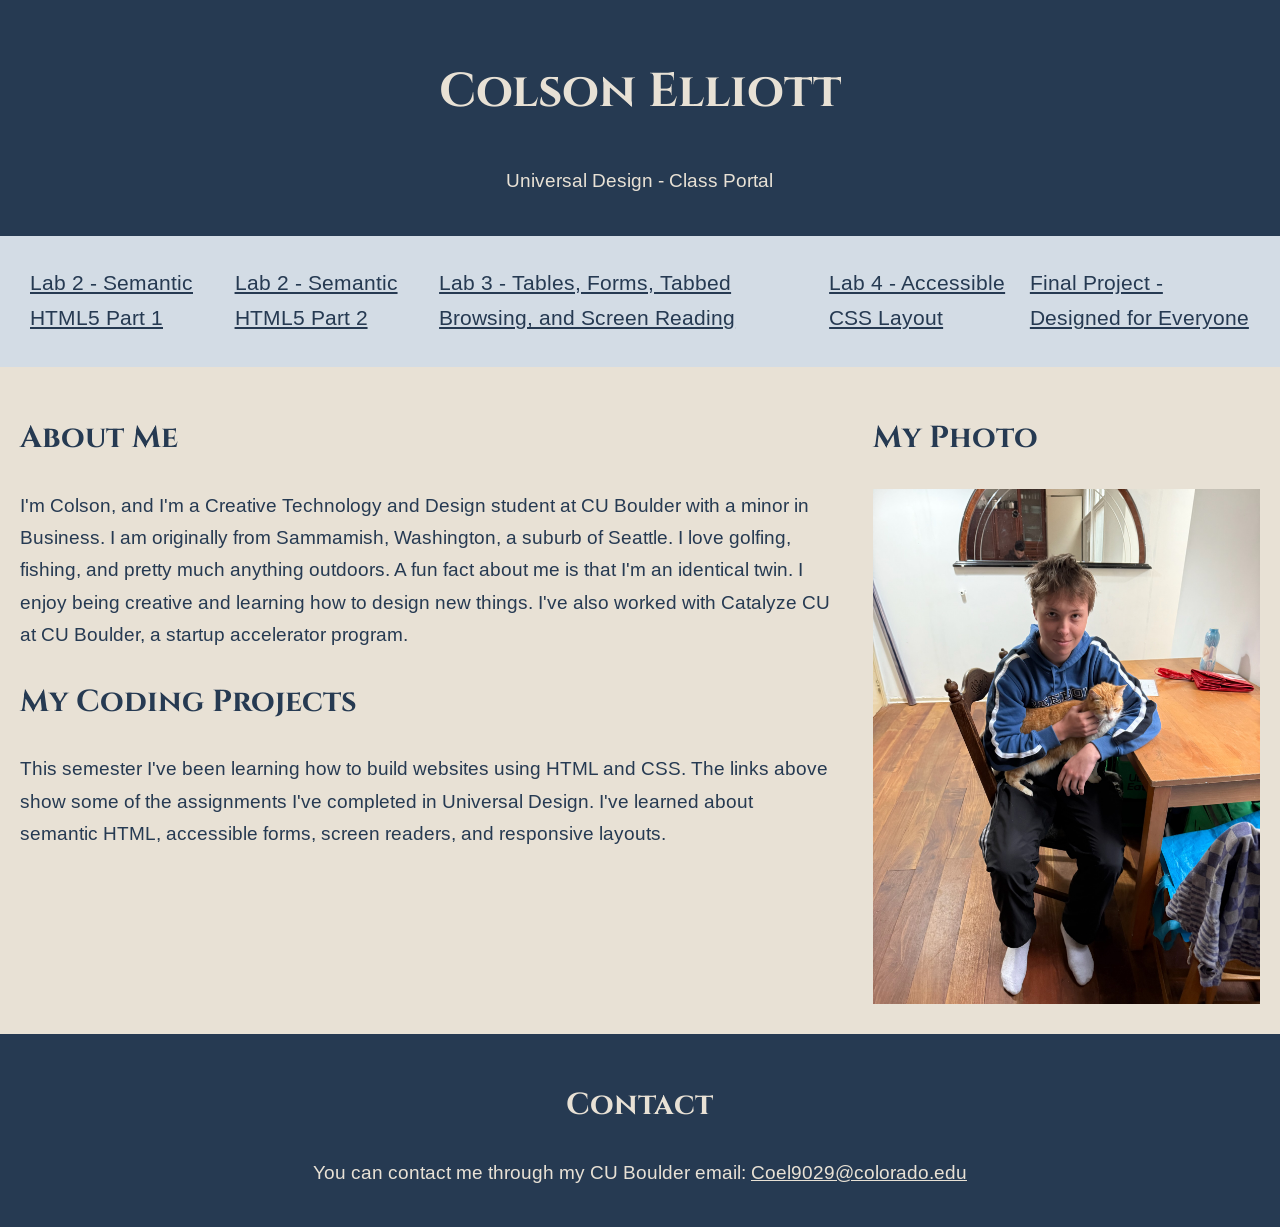
<file: index.html>
<!DOCTYPE html>
<html lang="en">
<head>
    <meta charset="UTF-8">
    <meta name="viewport" content="width=device-width, initial-scale=1.0">
    <title>Colson Elliott - Universal Design Portal</title>
    <link rel="stylesheet" href="portal.css">
</head>

<body>

<a class="skip-link" href="#main">Skip to main content</a>

<div class="container">

    <header>
        <h1>Colson Elliott</h1>
        <p>Universal Design - Class Portal</p>
    </header>

    <nav>
        <h2 class="sr-only">Assignment Navigation</h2>
        <ul>
            <li><a href="assignment4.html">Lab 2 - Semantic HTML5 Part 1</a></li>
            <li><a href="assignment4b.html">Lab 2 - Semantic HTML5 Part 2</a></li>
            <li><a href="Assignment5.html">Lab 3 - Tables, Forms, Tabbed Browsing, and Screen Reading</a></li>
            <li><a href="assignment6.html">Lab 4 - Accessible CSS Layout</a></li>
            <li><a href="final-project.html">Final Project - Designed for Everyone</a></li>

        </ul>
    </nav>

    <main id="main">
        <h2>About Me</h2>

        <p>
            I'm Colson, and I'm a Creative Technology and Design student
            at CU Boulder with a minor in Business. I am originally
            from Sammamish, Washington, a suburb of Seattle.
            I love golfing, fishing, and pretty much anything outdoors.
            A fun fact about me is that I'm an identical twin.
            I enjoy being creative and learning how to design new things.
            I've also worked with Catalyze CU at CU Boulder, a startup accelerator program.
        </p>

        <h2>My Coding Projects</h2>

        <p>
            This semester I've been learning how to build websites
            using HTML and CSS. The links above show some of the
            assignments I've completed in Universal Design.
            I've learned about semantic HTML, accessible forms,
            screen readers, and responsive layouts.
        </p>
    </main>

    <aside>
        <h2>My Photo</h2>

        <img src="colson123.JPEG"
             alt="Colson sitting at a table holding an orange cat">
    </aside>

    <footer>
        <h2>Contact</h2>
        <p>
            You can contact me through my CU Boulder email:
            <a href="mailto:Coel9029@colorado.edu">Coel9029@colorado.edu</a>
        </p>
    </footer>

</div>

</body>
</html>
</file>
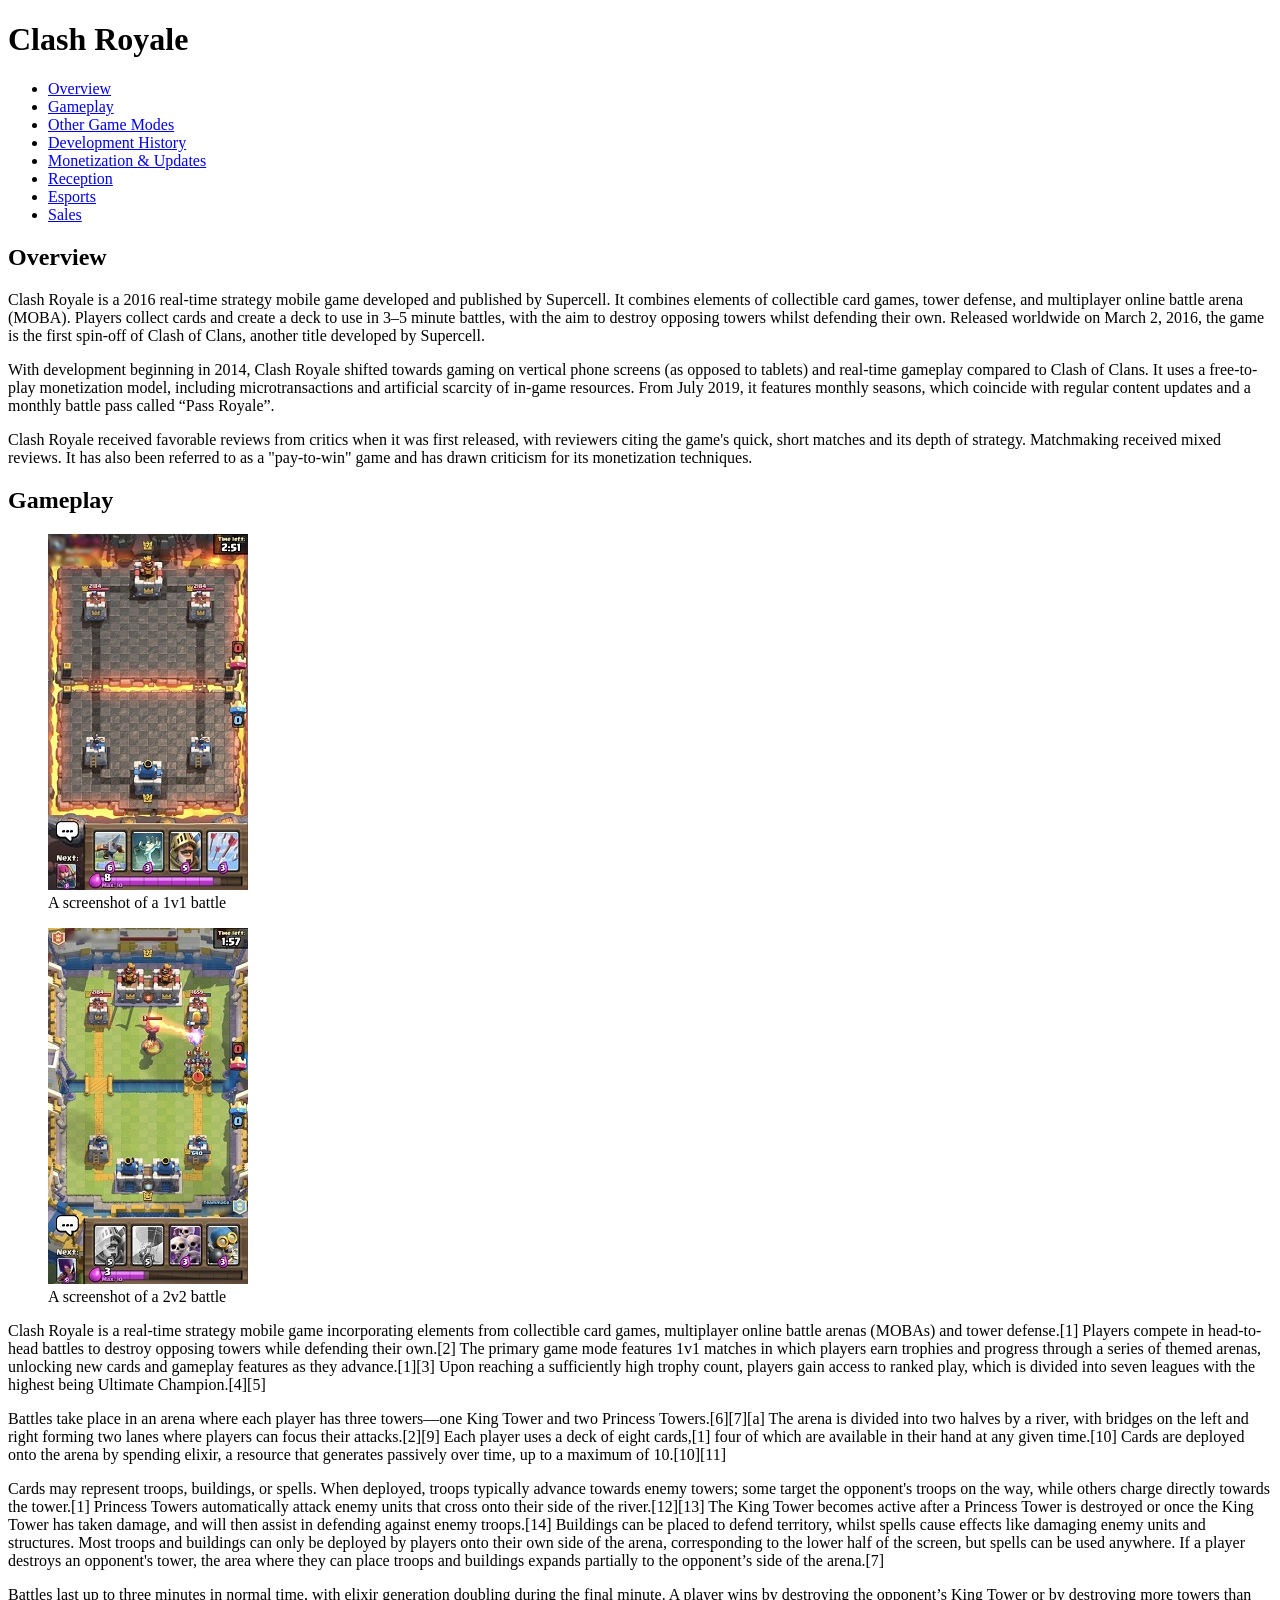
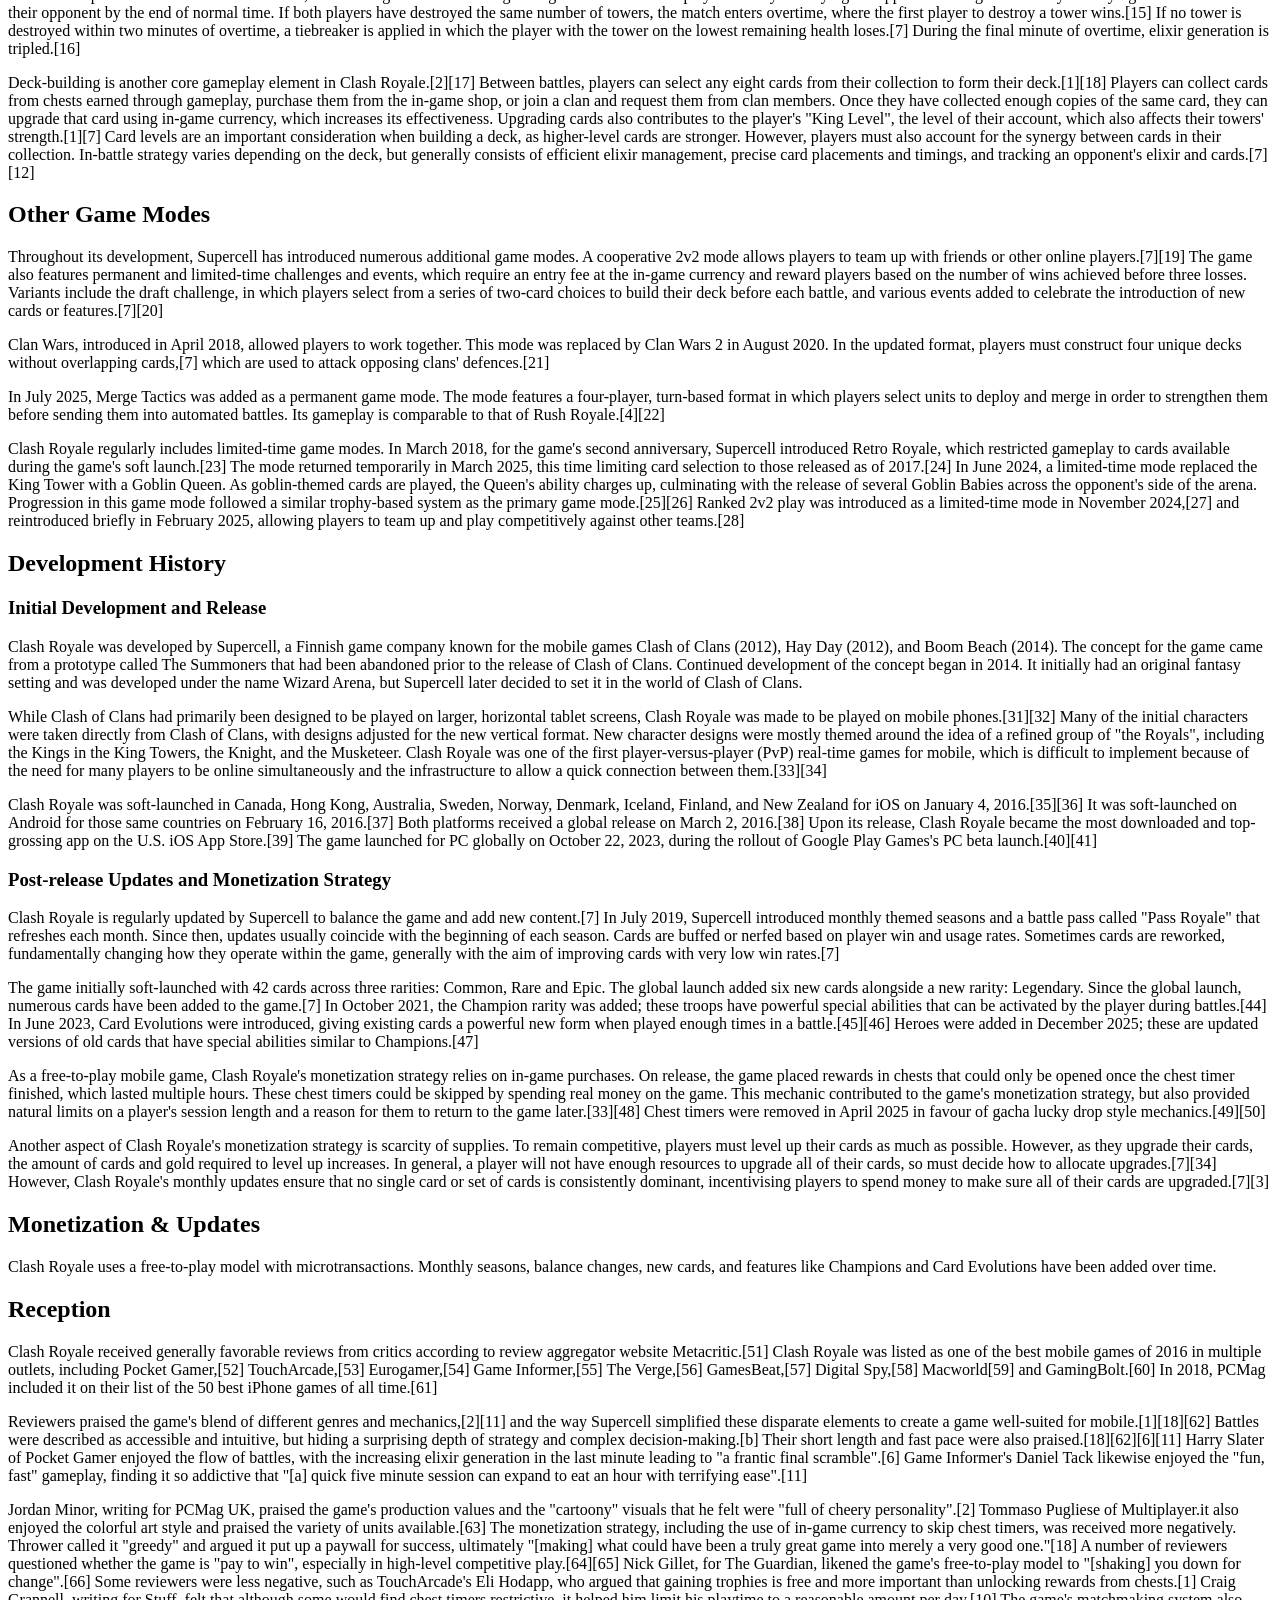
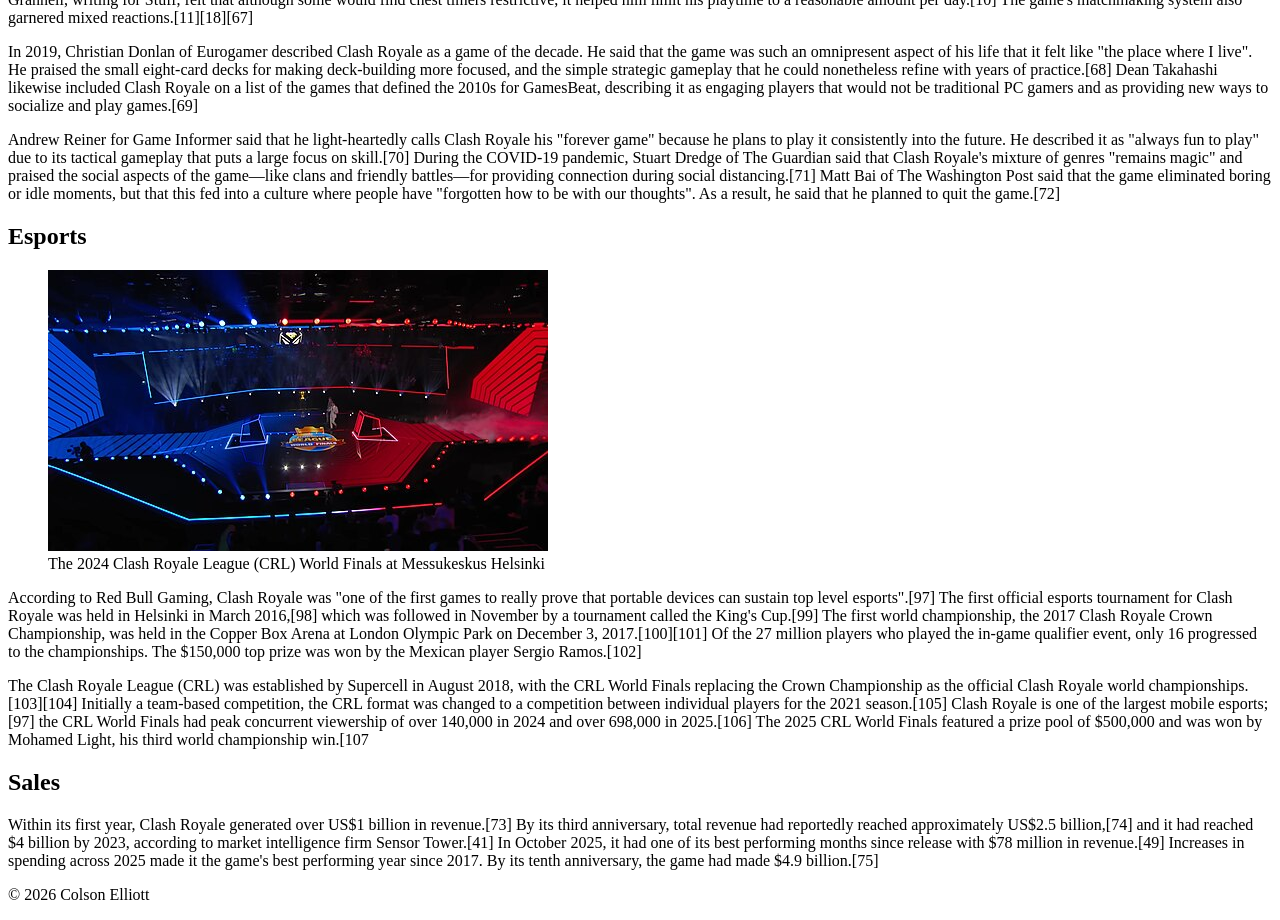
<file: assignment4.html>
<!DOCTYPE html>
<html lang="en">
<head>
    <meta charset="UTF-8">
    <title>Clash Royale – Semantic HTML5 Recode</title>

    <style>
        .sr-only {
            border: 0;
            clip: rect(0, 0, 0, 0);
            height: 1px;
            margin: -1px;
            overflow: hidden;
            padding: 0;
            position: absolute;
            white-space: nowrap;
            width: 1px;
        }
    </style>
</head>

<body>

<header>
    <h1>Clash Royale</h1>

<nav>
    <h2 class="sr-only">Navigation</h2>
    <ul>
        <li><a href="#overview">Overview</a></li>
        <li><a href="#gameplay">Gameplay</a></li>
        <li><a href="#modes">Other Game Modes</a></li>
        <li><a href="#development">Development History</a></li>
        <li><a href="#monetization">Monetization & Updates</a></li>
        <li><a href="#reception">Reception</a></li>
        <li><a href="#esports">Esports</a></li>
        <li><a href="#sales">Sales</a></li>
    </ul>
</nav>

</header>

<main>
<article>
    <h2 class="sr-only">Clash Royale Article Content</h2>

<!-- SECTION 1 -->
<section id="overview">
    <h2>Overview</h2>

    <p>
        Clash Royale is a 2016 real-time strategy mobile game developed and published by Supercell. It combines elements of collectible card games, tower defense, and multiplayer online battle arena (MOBA). Players collect cards and create a deck to use in 3–5 minute battles, with the aim to destroy opposing towers whilst defending their own. Released worldwide on March 2, 2016, the game is the first spin-off of Clash of Clans, another title developed by Supercell.
    </p>

    <p>
        With development beginning in 2014, Clash Royale shifted towards gaming on vertical phone screens (as opposed to tablets) and real-time gameplay compared to Clash of Clans. It uses a free-to-play monetization model, including microtransactions and artificial scarcity of in-game resources. From July 2019, it features monthly seasons, which coincide with regular content updates and a monthly battle pass called “Pass Royale”.
    </p>

    <p>
        Clash Royale received favorable reviews from critics when it was first released, with reviewers citing the game's quick, short matches and its depth of strategy. Matchmaking received mixed reviews. It has also been referred to as a "pay-to-win" game and has drawn criticism for its monetization techniques.
    </p>
</section>

<!-- SECTION 2 -->
<section id="gameplay">
    <h2>Gameplay</h2>

    <figure>
        <img src="Clash_Royale_1v1.jpg" alt="Clash Royale 1v1 gameplay screenshot">
        <figcaption>A screenshot of a 1v1 battle</figcaption>
    </figure>

    <figure>
        <img src="Clash_Royale_2v2.jpg" alt="Clash Royale 2v2 gameplay screenshot">
        <figcaption>A screenshot of a 2v2 battle</figcaption>
    </figure>

    <p>
        Clash Royale is a real-time strategy mobile game incorporating elements from collectible card games,
        multiplayer online battle arenas (MOBAs) and tower defense.[1] Players compete in head-to-head battles
        to destroy opposing towers while defending their own.[2] The primary game mode features 1v1 matches in
        which players earn trophies and progress through a series of themed arenas, unlocking new cards and
        gameplay features as they advance.[1][3] Upon reaching a sufficiently high trophy count, players gain
        access to ranked play, which is divided into seven leagues with the highest being Ultimate Champion.[4][5]
    </p>

    <p>
        Battles take place in an arena where each player has three towers—one King Tower and two Princess Towers.[6][7][a]
        The arena is divided into two halves by a river, with bridges on the left and right forming two lanes where
        players can focus their attacks.[2][9] Each player uses a deck of eight cards,[1] four of which are available
        in their hand at any given time.[10] Cards are deployed onto the arena by spending elixir, a resource that
        generates passively over time, up to a maximum of 10.[10][11]
    </p>

    <p>
        Cards may represent troops, buildings, or spells. When deployed, troops typically advance towards enemy towers;
        some target the opponent's troops on the way, while others charge directly towards the tower.[1] Princess Towers
        automatically attack enemy units that cross onto their side of the river.[12][13] The King Tower becomes active
        after a Princess Tower is destroyed or once the King Tower has taken damage, and will then assist in defending
        against enemy troops.[14] Buildings can be placed to defend territory, whilst spells cause effects like damaging
        enemy units and structures. Most troops and buildings can only be deployed by players onto their own side of the
        arena, corresponding to the lower half of the screen, but spells can be used anywhere. If a player destroys an
        opponent's tower, the area where they can place troops and buildings expands partially to the opponent’s side of
        the arena.[7]
    </p>

    <p>
        Battles last up to three minutes in normal time, with elixir generation doubling during the final minute. A player
        wins by destroying the opponent’s King Tower or by destroying more towers than their opponent by the end of normal
        time. If both players have destroyed the same number of towers, the match enters overtime, where the first player
        to destroy a tower wins.[15] If no tower is destroyed within two minutes of overtime, a tiebreaker is applied in
        which the player with the tower on the lowest remaining health loses.[7] During the final minute of overtime,
        elixir generation is tripled.[16]
    </p>

    <p>
        Deck-building is another core gameplay element in Clash Royale.[2][17] Between battles, players can select any
        eight cards from their collection to form their deck.[1][18] Players can collect cards from chests earned through
        gameplay, purchase them from the in-game shop, or join a clan and request them from clan members. Once they have
        collected enough copies of the same card, they can upgrade that card using in-game currency, which increases its
        effectiveness. Upgrading cards also contributes to the player's "King Level", the level of their account, which
        also affects their towers' strength.[1][7] Card levels are an important consideration when building a deck, as
        higher-level cards are stronger. However, players must also account for the synergy between cards in their
        collection. In-battle strategy varies depending on the deck, but generally consists of efficient elixir
        management, precise card placements and timings, and tracking an opponent's elixir and cards.[7][12]
    </p>
</section>


<!-- SECTION 3 -->
<section id="modes">
    <h2>Other Game Modes</h2>

    <p>
        Throughout its development, Supercell has introduced numerous additional game modes. A cooperative 2v2 mode allows players to team up with friends or other online players.[7][19] The game also features permanent and limited-time challenges and events, which require an entry fee at the in-game currency and reward players based on the number of wins achieved before three losses. Variants include the draft challenge, in which players select from a series of two-card choices to build their deck before each battle, and various events added to celebrate the introduction of new cards or features.[7][20]
    </p>

    <p>
        Clan Wars, introduced in April 2018, allowed players to work together. This mode was replaced by Clan Wars 2 in August 2020. In the updated format, players must construct four unique decks without overlapping cards,[7] which are used to attack opposing clans' defences.[21]
    </p>

    <p>
        In July 2025, Merge Tactics was added as a permanent game mode. The mode features a four-player, turn-based format in which players select units to deploy and merge in order to strengthen them before sending them into automated battles. Its gameplay is comparable to that of Rush Royale.[4][22]
    </p>

    <p>
        Clash Royale regularly includes limited-time game modes. In March 2018, for the game's second anniversary, Supercell introduced Retro Royale, which restricted gameplay to cards available during the game's soft launch.[23] The mode returned temporarily in March 2025, this time limiting card selection to those released as of 2017.[24] In June 2024, a limited-time mode replaced the King Tower with a Goblin Queen. As goblin-themed cards are played, the Queen's ability charges up, culminating with the release of several Goblin Babies across the opponent's side of the arena. Progression in this game mode followed a similar trophy-based system as the primary game mode.[25][26] Ranked 2v2 play was introduced as a limited-time mode in November 2024,[27] and reintroduced briefly in February 2025, allowing players to team up and play competitively against other teams.[28]
    </p>
</section>

<!-- SECTION 4 -->
<section id="development">
    <h2>Development History</h2>

    <h3>Initial Development and Release</h3>
    <p>
        Clash Royale was developed by Supercell, a Finnish game company known for the mobile games Clash of Clans (2012), Hay Day (2012), and Boom Beach (2014). The concept for the game came from a prototype called The Summoners that had been abandoned prior to the release of Clash of Clans. Continued development of the concept began in 2014. It initially had an original fantasy setting and was developed under the name Wizard Arena, but Supercell later decided to set it in the world of Clash of Clans.
    </p>

    <p>
        While Clash of Clans had primarily been designed to be played on larger, horizontal tablet screens, Clash Royale was made to be played on mobile phones.[31][32] Many of the initial characters were taken directly from Clash of Clans, with designs adjusted for the new vertical format. New character designs were mostly themed around the idea of a refined group of "the Royals", including the Kings in the King Towers, the Knight, and the Musketeer. Clash Royale was one of the first player-versus-player (PvP) real-time games for mobile, which is difficult to implement because of the need for many players to be online simultaneously and the infrastructure to allow a quick connection between them.[33][34]
    </p>

    <p>
        Clash Royale was soft-launched in Canada, Hong Kong, Australia, Sweden, Norway, Denmark, Iceland, Finland, and New Zealand for iOS on January 4, 2016.[35][36] It was soft-launched on Android for those same countries on February 16, 2016.[37] Both platforms received a global release on March 2, 2016.[38] Upon its release, Clash Royale became the most downloaded and top-grossing app on the U.S. iOS App Store.[39] The game launched for PC globally on October 22, 2023, during the rollout of Google Play Games's PC beta launch.[40][41]
    </p>

    <h3>Post-release Updates and Monetization Strategy</h3>
    <p>
        Clash Royale is regularly updated by Supercell to balance the game and add new content.[7] In July 2019, Supercell introduced monthly themed seasons and a battle pass called "Pass Royale" that refreshes each month. Since then, updates usually coincide with the beginning of each season. Cards are buffed or nerfed based on player win and usage rates. Sometimes cards are reworked, fundamentally changing how they operate within the game, generally with the aim of improving cards with very low win rates.[7]
    </p>

    <p>
        The game initially soft-launched with 42 cards across three rarities: Common, Rare and Epic. The global launch added six new cards alongside a new rarity: Legendary. Since the global launch, numerous cards have been added to the game.[7] In October 2021, the Champion rarity was added; these troops have powerful special abilities that can be activated by the player during battles.[44] In June 2023, Card Evolutions were introduced, giving existing cards a powerful new form when played enough times in a battle.[45][46] Heroes were added in December 2025; these are updated versions of old cards that have special abilities similar to Champions.[47]
    </p>

    <p>
        As a free-to-play mobile game, Clash Royale's monetization strategy relies on in-game purchases. On release, the game placed rewards in chests that could only be opened once the chest timer finished, which lasted multiple hours. These chest timers could be skipped by spending real money on the game. This mechanic contributed to the game's monetization strategy, but also provided natural limits on a player's session length and a reason for them to return to the game later.[33][48] Chest timers were removed in April 2025 in favour of gacha lucky drop style mechanics.[49][50]
    </p>

    <p>
        Another aspect of Clash Royale's monetization strategy is scarcity of supplies. To remain competitive, players must level up their cards as much as possible. However, as they upgrade their cards, the amount of cards and gold required to level up increases. In general, a player will not have enough resources to upgrade all of their cards, so must decide how to allocate upgrades.[7][34] However, Clash Royale's monthly updates ensure that no single card or set of cards is consistently dominant, incentivising players to spend money to make sure all of their cards are upgraded.[7][3]
    </p>
</section>

<!-- SECTION 5 -->
<section id="monetization">
    <h2>Monetization & Updates</h2>

    <p>
        Clash Royale uses a free-to-play model with microtransactions. Monthly seasons, balance changes, new cards, and features like Champions and Card Evolutions have been added over time.
    </p>
</section>

<!-- SECTION 6 -->
<section id="reception">
    <h2>Reception</h2>

    <p>
        Clash Royale received generally favorable reviews from critics according to review aggregator website Metacritic.[51] Clash Royale was listed as one of the best mobile games of 2016 in multiple outlets, including Pocket Gamer,[52] TouchArcade,[53] Eurogamer,[54] Game Informer,[55] The Verge,[56] GamesBeat,[57] Digital Spy,[58] Macworld[59] and GamingBolt.[60] In 2018, PCMag included it on their list of the 50 best iPhone games of all time.[61]
    </p>

    <p>
        Reviewers praised the game's blend of different genres and mechanics,[2][11] and the way Supercell simplified these disparate elements to create a game well-suited for mobile.[1][18][62] Battles were described as accessible and intuitive, but hiding a surprising depth of strategy and complex decision-making.[b] Their short length and fast pace were also praised.[18][62][6][11] Harry Slater of Pocket Gamer enjoyed the flow of battles, with the increasing elixir generation in the last minute leading to "a frantic final scramble".[6] Game Informer's Daniel Tack likewise enjoyed the "fun, fast" gameplay, finding it so addictive that "[a] quick five minute session can expand to eat an hour with terrifying ease".[11]
    </p>

    <p>
        Jordan Minor, writing for PCMag UK, praised the game's production values and the "cartoony" visuals that he felt were "full of cheery personality".[2] Tommaso Pugliese of Multiplayer.it also enjoyed the colorful art style and praised the variety of units available.[63] The monetization strategy, including the use of in-game currency to skip chest timers, was received more negatively. Thrower called it "greedy" and argued it put up a paywall for success, ultimately "[making] what could have been a truly great game into merely a very good one."[18] A number of reviewers questioned whether the game is "pay to win", especially in high-level competitive play.[64][65] Nick Gillet, for The Guardian, likened the game's free-to-play model to "[shaking] you down for change".[66] Some reviewers were less negative, such as TouchArcade's Eli Hodapp, who argued that gaining trophies is free and more important than unlocking rewards from chests.[1] Craig Grannell, writing for Stuff, felt that although some would find chest timers restrictive, it helped him limit his playtime to a reasonable amount per day.[10] The game's matchmaking system also garnered mixed reactions.[11][18][67]
    </p>

    <p>
        In 2019, Christian Donlan of Eurogamer described Clash Royale as a game of the decade. He said that the game was such an omnipresent aspect of his life that it felt like "the place where I live". He praised the small eight-card decks for making deck-building more focused, and the simple strategic gameplay that he could nonetheless refine with years of practice.[68] Dean Takahashi likewise included Clash Royale on a list of the games that defined the 2010s for GamesBeat, describing it as engaging players that would not be traditional PC gamers and as providing new ways to socialize and play games.[69]
    </p>

    <p>
        Andrew Reiner for Game Informer said that he light-heartedly calls Clash Royale his "forever game" because he plans to play it consistently into the future. He described it as "always fun to play" due to its tactical gameplay that puts a large focus on skill.[70] During the COVID-19 pandemic, Stuart Dredge of The Guardian said that Clash Royale's mixture of genres "remains magic" and praised the social aspects of the game—like clans and friendly battles—for providing connection during social distancing.[71] Matt Bai of The Washington Post said that the game eliminated boring or idle moments, but that this fed into a culture where people have "forgotten how to be with our thoughts". As a result, he said that he planned to quit the game.[72]
    </p>
</section>
    <!-- SECTION 7 -->
    <section id="esports">
        <h2>Esports</h2>

    <figure>
        <img src="Clash_Royale_League_2024_World_Finals_stage.jpg" alt="Clash Royale League World Finals stage">
        <figcaption>The 2024 Clash Royale League (CRL) World Finals at Messukeskus Helsinki</figcaption>
    </figure>

        <p>
According to Red Bull Gaming, Clash Royale was "one of the first games to really prove that portable devices can sustain top level esports".[97] The first official esports tournament for Clash Royale was held in Helsinki in March 2016,[98] which was followed in November by a tournament called the King's Cup.[99] The first world championship, the 2017 Clash Royale Crown Championship, was held in the Copper Box Arena at London Olympic Park on December 3, 2017.[100][101] Of the 27 million players who played the in-game qualifier event, only 16 progressed to the championships. The $150,000 top prize was won by the Mexican player Sergio Ramos.[102]
        </p>

        <p>
The Clash Royale League (CRL) was established by Supercell in August 2018, with the CRL World Finals replacing the Crown Championship as the official Clash Royale world championships.[103][104] Initially a team-based competition, the CRL format was changed to a competition between individual players for the 2021 season.[105] Clash Royale is one of the largest mobile esports;[97] the CRL World Finals had peak concurrent viewership of over 140,000 in 2024 and over 698,000 in 2025.[106] The 2025 CRL World Finals featured a prize pool of $500,000 and was won by Mohamed Light, his third world championship win.[107
        </p>
    </section>

    <!-- SECTION 8 -->
    <section id="sales">
        <h2>Sales</h2>
        <p>
Within its first year, Clash Royale generated over US$1 billion in revenue.[73] By its third anniversary, total revenue had reportedly reached approximately US$2.5 billion,[74] and it had reached $4 billion by 2023, according to market intelligence firm Sensor Tower.[41] In October 2025, it had one of its best performing months since release with $78 million in revenue.[49] Increases in spending across 2025 made it the game's best performing year since 2017. By its tenth anniversary, the game had made $4.9 billion.[75]
        </p>
    </section>

</article>
</main>

<footer>
    <p>© 2026 Colson Elliott</p>
</footer>

</body>
</html>
</file>
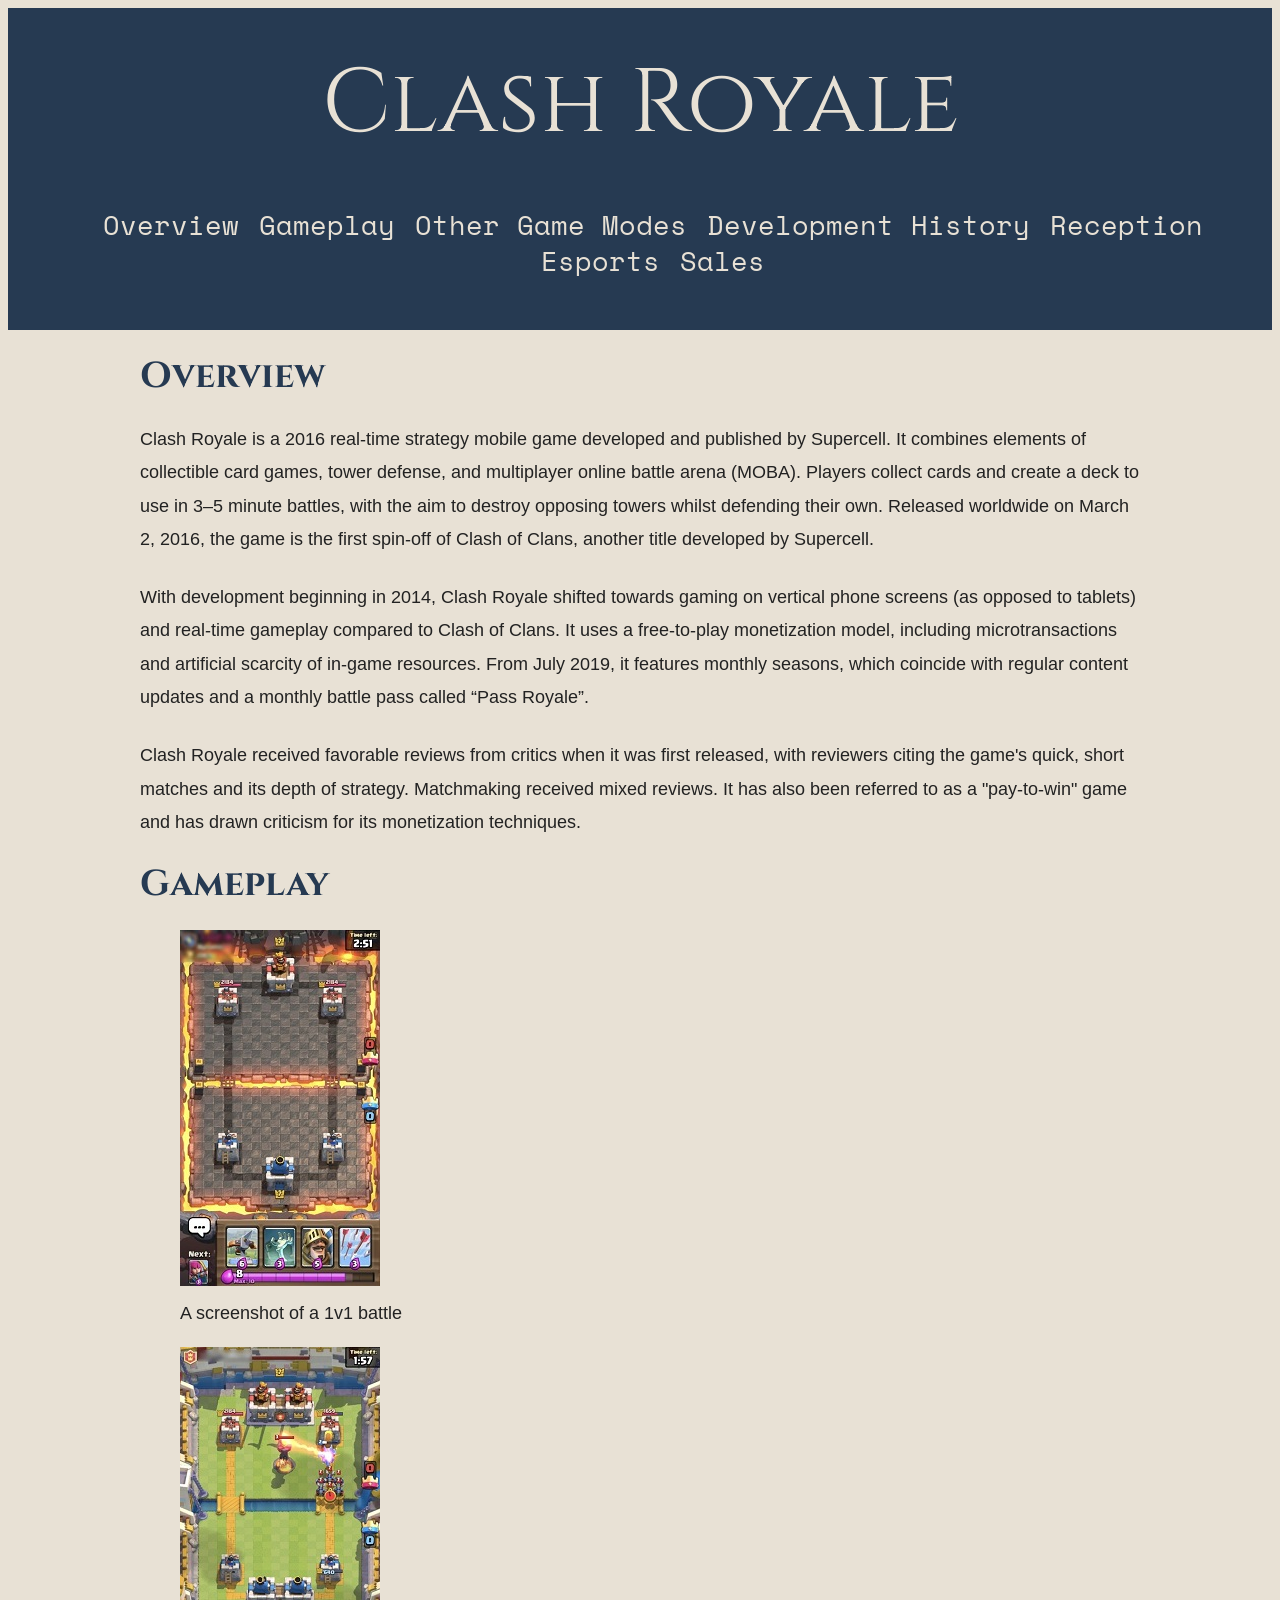
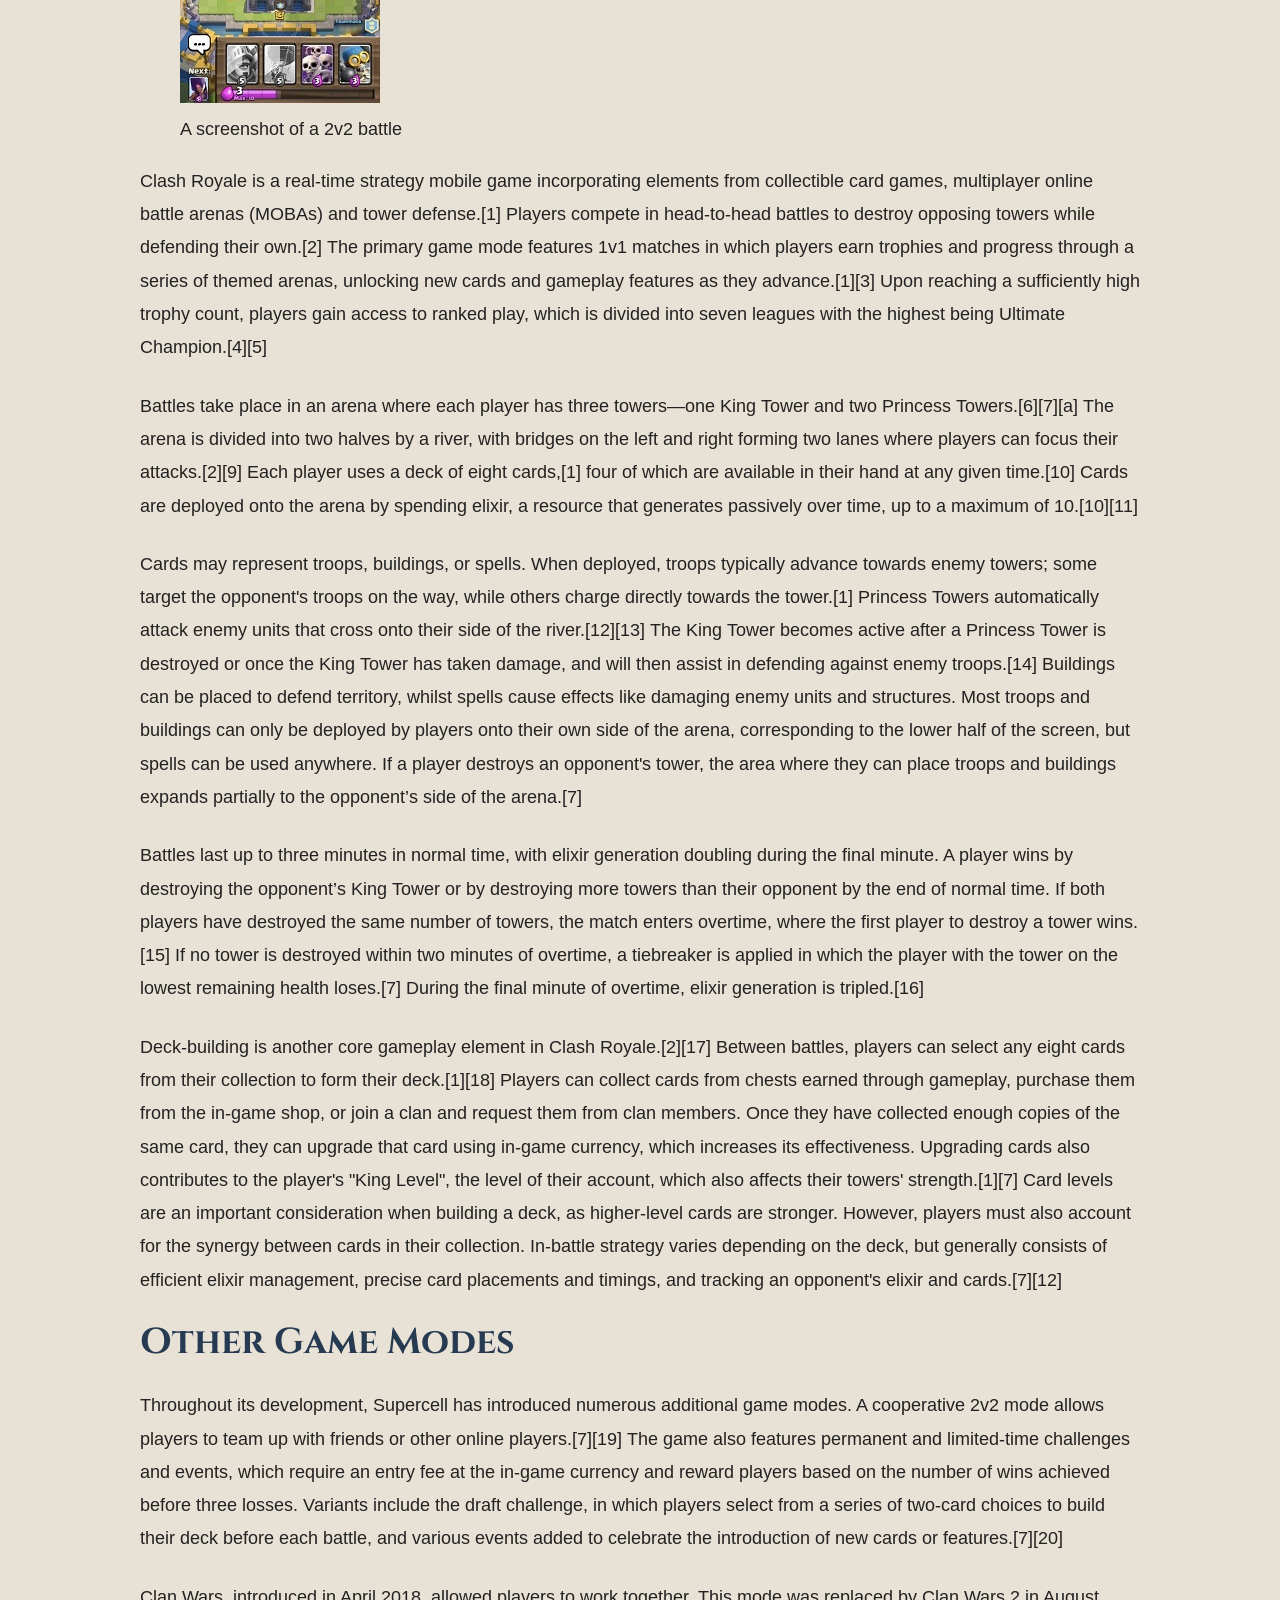
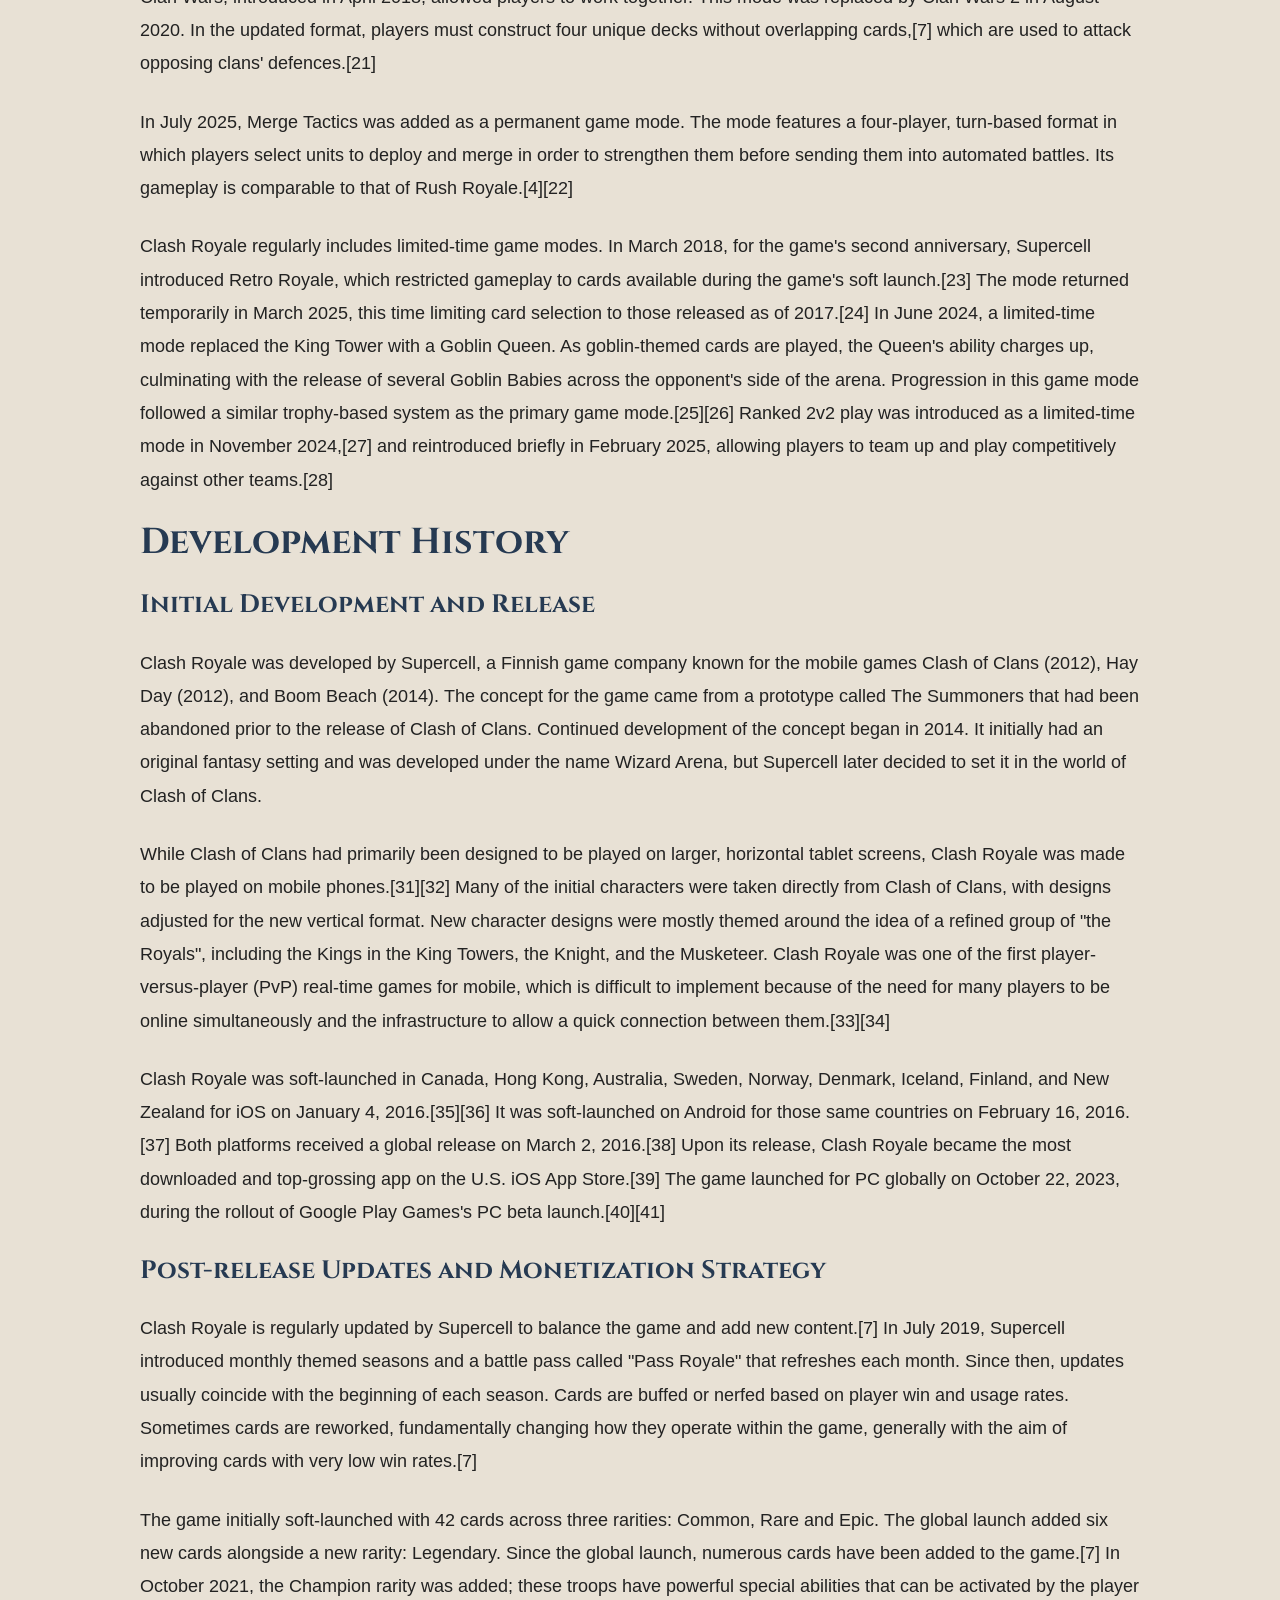
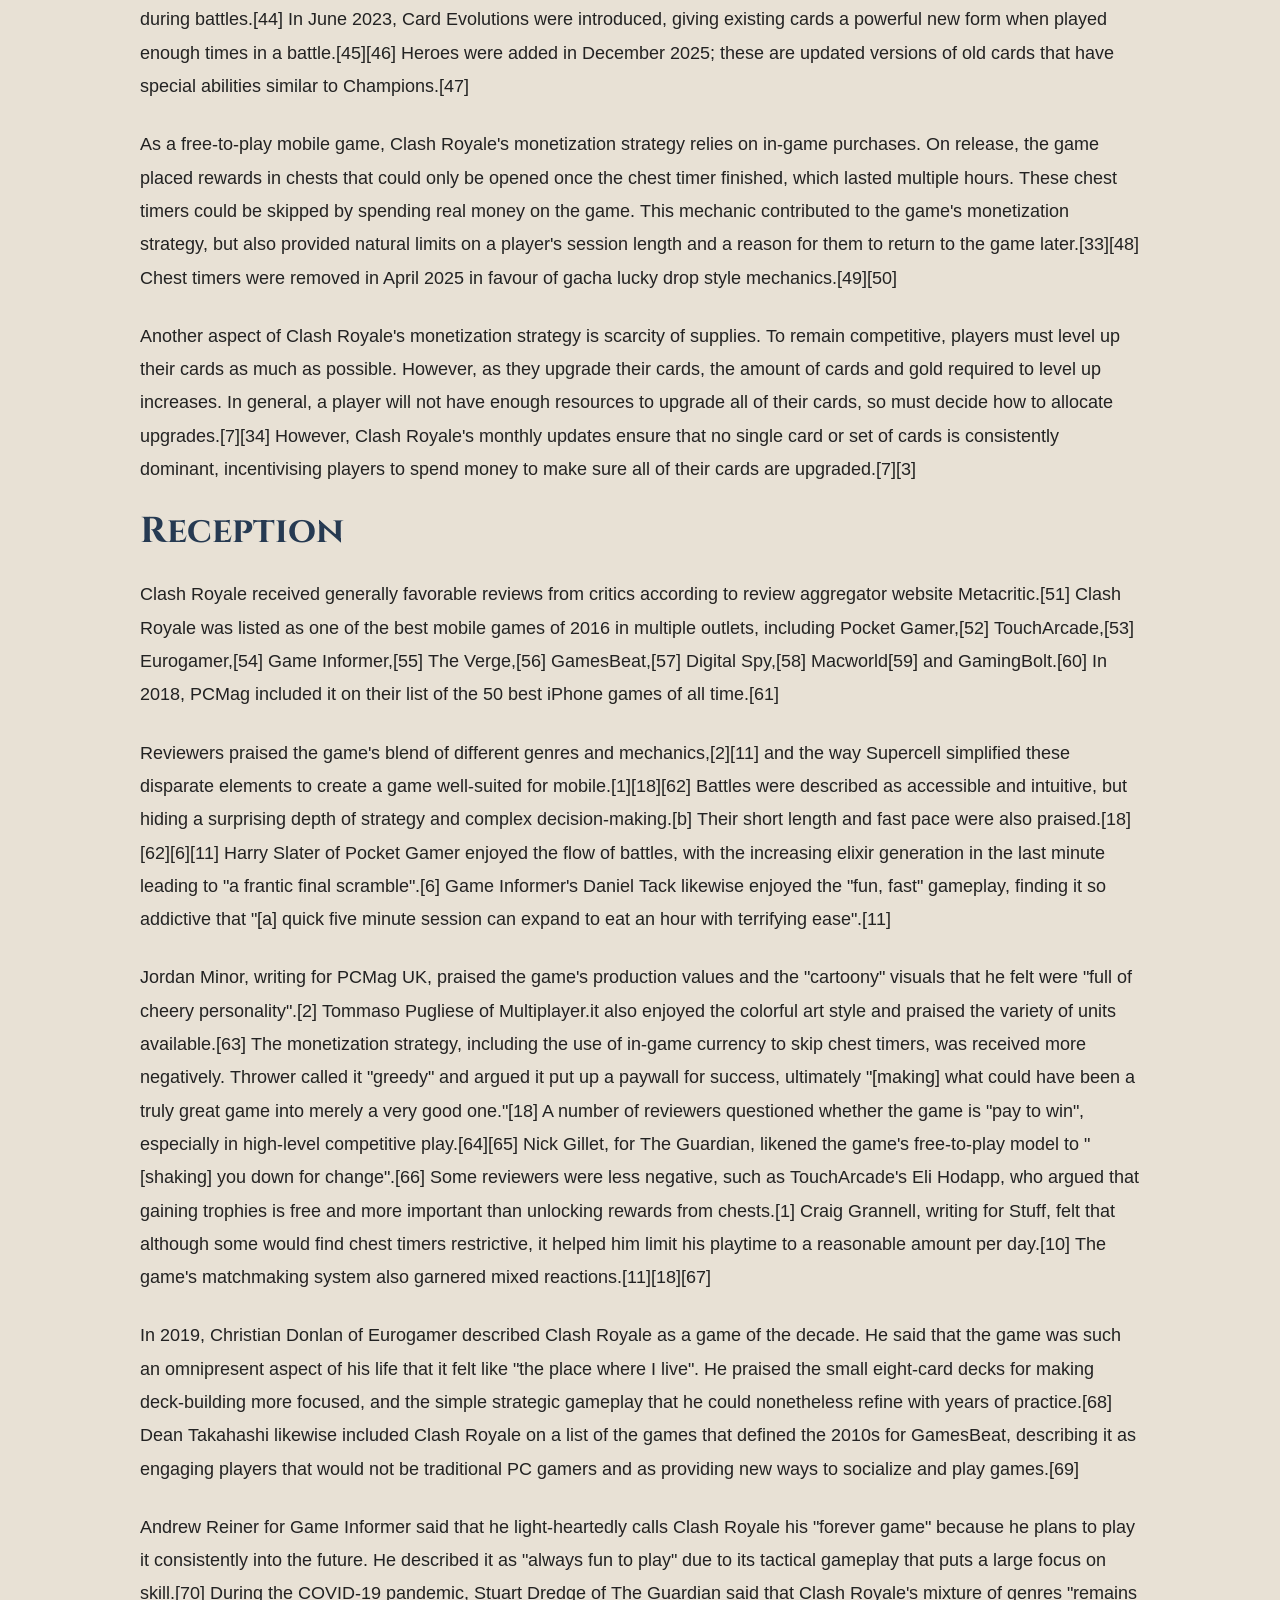
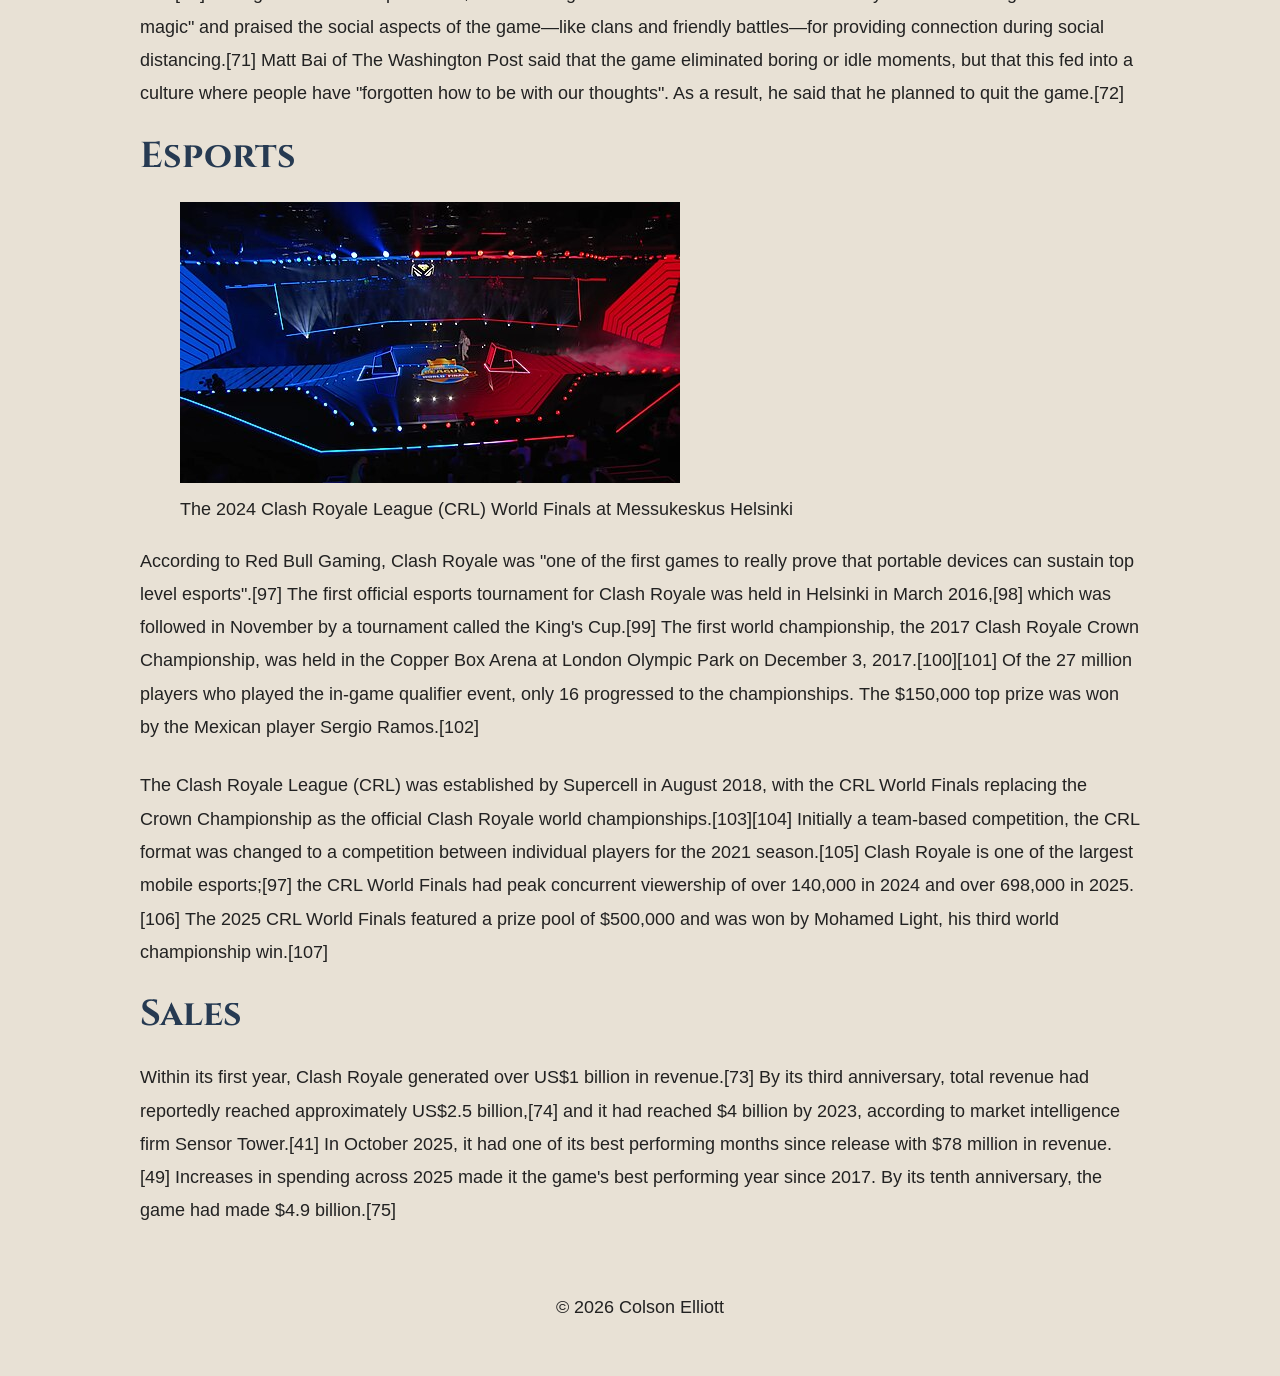
<file: assignment4b.html>
<!DOCTYPE html>
<html lang="en">

<head>
    <meta charset="UTF-8">
    <title>Clash Royale – Semantic HTML5 Recode</title>

    <link rel="stylesheet" href="assignment4b.css">
</head>

<body>

<header>
    <h1>Clash Royale</h1>

    <nav>
        <h2 class="sr-only">Navigation</h2>

        <ul>
            <li><a href="#overview">Overview</a></li>
            <li><a href="#gameplay">Gameplay</a></li>
            <li><a href="#modes">Other Game Modes</a></li>
            <li><a href="#development">Development History</a></li>
            <li><a href="#reception">Reception</a></li>
            <li><a href="#esports">Esports</a></li>
            <li><a href="#sales">Sales</a></li>
        </ul>
    </nav>
</header>


<div class="wrapper">

<main>

<article>

    <h2 class="sr-only">Clash Royale Article Content</h2>


    <section id="overview">

        <h2>Overview</h2>

        <p>
            Clash Royale is a 2016 real-time strategy mobile game developed and published by Supercell. It combines elements of collectible card games, tower defense, and multiplayer online battle arena (MOBA). Players collect cards and create a deck to use in 3–5 minute battles, with the aim to destroy opposing towers whilst defending their own. Released worldwide on March 2, 2016, the game is the first spin-off of Clash of Clans, another title developed by Supercell.
        </p>

        <p>
            With development beginning in 2014, Clash Royale shifted towards gaming on vertical phone screens (as opposed to tablets) and real-time gameplay compared to Clash of Clans. It uses a free-to-play monetization model, including microtransactions and artificial scarcity of in-game resources. From July 2019, it features monthly seasons, which coincide with regular content updates and a monthly battle pass called “Pass Royale”.
        </p>

        <p>
            Clash Royale received favorable reviews from critics when it was first released, with reviewers citing the game's quick, short matches and its depth of strategy. Matchmaking received mixed reviews. It has also been referred to as a "pay-to-win" game and has drawn criticism for its monetization techniques.
        </p>

    </section>


    <section id="gameplay">

        <h2>Gameplay</h2>

        <figure>
            <img src="Clash_Royale_1v1.jpg" alt="Clash Royale 1v1 gameplay screenshot">
            <figcaption>A screenshot of a 1v1 battle</figcaption>
        </figure>

        <figure>
            <img src="Clash_Royale_2v2.jpg" alt="Clash Royale 2v2 gameplay screenshot">
            <figcaption>A screenshot of a 2v2 battle</figcaption>
        </figure>

        <p>
            Clash Royale is a real-time strategy mobile game incorporating elements from collectible card games, multiplayer online battle arenas (MOBAs) and tower defense.[1] Players compete in head-to-head battles to destroy opposing towers while defending their own.[2] The primary game mode features 1v1 matches in which players earn trophies and progress through a series of themed arenas, unlocking new cards and gameplay features as they advance.[1][3] Upon reaching a sufficiently high trophy count, players gain access to ranked play, which is divided into seven leagues with the highest being Ultimate Champion.[4][5]
        </p>

        <p>
            Battles take place in an arena where each player has three towers—one King Tower and two Princess Towers.[6][7][a] The arena is divided into two halves by a river, with bridges on the left and right forming two lanes where players can focus their attacks.[2][9] Each player uses a deck of eight cards,[1] four of which are available in their hand at any given time.[10] Cards are deployed onto the arena by spending elixir, a resource that generates passively over time, up to a maximum of 10.[10][11]
        </p>

        <p>
            Cards may represent troops, buildings, or spells. When deployed, troops typically advance towards enemy towers; some target the opponent's troops on the way, while others charge directly towards the tower.[1] Princess Towers automatically attack enemy units that cross onto their side of the river.[12][13] The King Tower becomes active after a Princess Tower is destroyed or once the King Tower has taken damage, and will then assist in defending against enemy troops.[14] Buildings can be placed to defend territory, whilst spells cause effects like damaging enemy units and structures. Most troops and buildings can only be deployed by players onto their own side of the arena, corresponding to the lower half of the screen, but spells can be used anywhere. If a player destroys an opponent's tower, the area where they can place troops and buildings expands partially to the opponent’s side of the arena.[7]
        </p>

        <p>
            Battles last up to three minutes in normal time, with elixir generation doubling during the final minute. A player wins by destroying the opponent’s King Tower or by destroying more towers than their opponent by the end of normal time. If both players have destroyed the same number of towers, the match enters overtime, where the first player to destroy a tower wins.[15] If no tower is destroyed within two minutes of overtime, a tiebreaker is applied in which the player with the tower on the lowest remaining health loses.[7] During the final minute of overtime, elixir generation is tripled.[16]
        </p>

        <p>
            Deck-building is another core gameplay element in Clash Royale.[2][17] Between battles, players can select any eight cards from their collection to form their deck.[1][18] Players can collect cards from chests earned through gameplay, purchase them from the in-game shop, or join a clan and request them from clan members. Once they have collected enough copies of the same card, they can upgrade that card using in-game currency, which increases its effectiveness. Upgrading cards also contributes to the player's "King Level", the level of their account, which also affects their towers' strength.[1][7] Card levels are an important consideration when building a deck, as higher-level cards are stronger. However, players must also account for the synergy between cards in their collection. In-battle strategy varies depending on the deck, but generally consists of efficient elixir management, precise card placements and timings, and tracking an opponent's elixir and cards.[7][12]
        </p>

    </section>


    <section id="modes">

        <h2>Other Game Modes</h2>

        <p>
            Throughout its development, Supercell has introduced numerous additional game modes. A cooperative 2v2 mode allows players to team up with friends or other online players.[7][19] The game also features permanent and limited-time challenges and events, which require an entry fee at the in-game currency and reward players based on the number of wins achieved before three losses. Variants include the draft challenge, in which players select from a series of two-card choices to build their deck before each battle, and various events added to celebrate the introduction of new cards or features.[7][20]
        </p>

        <p>
            Clan Wars, introduced in April 2018, allowed players to work together. This mode was replaced by Clan Wars 2 in August 2020. In the updated format, players must construct four unique decks without overlapping cards,[7] which are used to attack opposing clans' defences.[21]
        </p>

        <p>
            In July 2025, Merge Tactics was added as a permanent game mode. The mode features a four-player, turn-based format in which players select units to deploy and merge in order to strengthen them before sending them into automated battles. Its gameplay is comparable to that of Rush Royale.[4][22]
        </p>

        <p>
            Clash Royale regularly includes limited-time game modes. In March 2018, for the game's second anniversary, Supercell introduced Retro Royale, which restricted gameplay to cards available during the game's soft launch.[23] The mode returned temporarily in March 2025, this time limiting card selection to those released as of 2017.[24] In June 2024, a limited-time mode replaced the King Tower with a Goblin Queen. As goblin-themed cards are played, the Queen's ability charges up, culminating with the release of several Goblin Babies across the opponent's side of the arena. Progression in this game mode followed a similar trophy-based system as the primary game mode.[25][26] Ranked 2v2 play was introduced as a limited-time mode in November 2024,[27] and reintroduced briefly in February 2025, allowing players to team up and play competitively against other teams.[28]
        </p>

    </section>


    <section id="development">

        <h2>Development History</h2>

        <h3>Initial Development and Release</h3>

        <p>
            Clash Royale was developed by Supercell, a Finnish game company known for the mobile games Clash of Clans (2012), Hay Day (2012), and Boom Beach (2014). The concept for the game came from a prototype called The Summoners that had been abandoned prior to the release of Clash of Clans. Continued development of the concept began in 2014. It initially had an original fantasy setting and was developed under the name Wizard Arena, but Supercell later decided to set it in the world of Clash of Clans.
        </p>

        <p>
            While Clash of Clans had primarily been designed to be played on larger, horizontal tablet screens, Clash Royale was made to be played on mobile phones.[31][32] Many of the initial characters were taken directly from Clash of Clans, with designs adjusted for the new vertical format. New character designs were mostly themed around the idea of a refined group of "the Royals", including the Kings in the King Towers, the Knight, and the Musketeer. Clash Royale was one of the first player-versus-player (PvP) real-time games for mobile, which is difficult to implement because of the need for many players to be online simultaneously and the infrastructure to allow a quick connection between them.[33][34]
        </p>

        <p>
            Clash Royale was soft-launched in Canada, Hong Kong, Australia, Sweden, Norway, Denmark, Iceland, Finland, and New Zealand for iOS on January 4, 2016.[35][36] It was soft-launched on Android for those same countries on February 16, 2016.[37] Both platforms received a global release on March 2, 2016.[38] Upon its release, Clash Royale became the most downloaded and top-grossing app on the U.S. iOS App Store.[39] The game launched for PC globally on October 22, 2023, during the rollout of Google Play Games's PC beta launch.[40][41]
        </p>

        <h3>Post-release Updates and Monetization Strategy</h3>

        <p>
            Clash Royale is regularly updated by Supercell to balance the game and add new content.[7] In July 2019, Supercell introduced monthly themed seasons and a battle pass called "Pass Royale" that refreshes each month. Since then, updates usually coincide with the beginning of each season. Cards are buffed or nerfed based on player win and usage rates. Sometimes cards are reworked, fundamentally changing how they operate within the game, generally with the aim of improving cards with very low win rates.[7]
        </p>

        <p>
            The game initially soft-launched with 42 cards across three rarities: Common, Rare and Epic. The global launch added six new cards alongside a new rarity: Legendary. Since the global launch, numerous cards have been added to the game.[7] In October 2021, the Champion rarity was added; these troops have powerful special abilities that can be activated by the player during battles.[44] In June 2023, Card Evolutions were introduced, giving existing cards a powerful new form when played enough times in a battle.[45][46] Heroes were added in December 2025; these are updated versions of old cards that have special abilities similar to Champions.[47]
        </p>

        <p>
            As a free-to-play mobile game, Clash Royale's monetization strategy relies on in-game purchases. On release, the game placed rewards in chests that could only be opened once the chest timer finished, which lasted multiple hours. These chest timers could be skipped by spending real money on the game. This mechanic contributed to the game's monetization strategy, but also provided natural limits on a player's session length and a reason for them to return to the game later.[33][48] Chest timers were removed in April 2025 in favour of gacha lucky drop style mechanics.[49][50]
        </p>

        <p>
            Another aspect of Clash Royale's monetization strategy is scarcity of supplies. To remain competitive, players must level up their cards as much as possible. However, as they upgrade their cards, the amount of cards and gold required to level up increases. In general, a player will not have enough resources to upgrade all of their cards, so must decide how to allocate upgrades.[7][34] However, Clash Royale's monthly updates ensure that no single card or set of cards is consistently dominant, incentivising players to spend money to make sure all of their cards are upgraded.[7][3]
        </p>

    </section>


    <section id="reception">

        <h2>Reception</h2>

        <p>
            Clash Royale received generally favorable reviews from critics according to review aggregator website Metacritic.[51] Clash Royale was listed as one of the best mobile games of 2016 in multiple outlets, including Pocket Gamer,[52] TouchArcade,[53] Eurogamer,[54] Game Informer,[55] The Verge,[56] GamesBeat,[57] Digital Spy,[58] Macworld[59] and GamingBolt.[60] In 2018, PCMag included it on their list of the 50 best iPhone games of all time.[61]
        </p>

        <p>
            Reviewers praised the game's blend of different genres and mechanics,[2][11] and the way Supercell simplified these disparate elements to create a game well-suited for mobile.[1][18][62] Battles were described as accessible and intuitive, but hiding a surprising depth of strategy and complex decision-making.[b] Their short length and fast pace were also praised.[18][62][6][11] Harry Slater of Pocket Gamer enjoyed the flow of battles, with the increasing elixir generation in the last minute leading to "a frantic final scramble".[6] Game Informer's Daniel Tack likewise enjoyed the "fun, fast" gameplay, finding it so addictive that "[a] quick five minute session can expand to eat an hour with terrifying ease".[11]
        </p>

        <p>
            Jordan Minor, writing for PCMag UK, praised the game's production values and the "cartoony" visuals that he felt were "full of cheery personality".[2] Tommaso Pugliese of Multiplayer.it also enjoyed the colorful art style and praised the variety of units available.[63] The monetization strategy, including the use of in-game currency to skip chest timers, was received more negatively. Thrower called it "greedy" and argued it put up a paywall for success, ultimately "[making] what could have been a truly great game into merely a very good one."[18] A number of reviewers questioned whether the game is "pay to win", especially in high-level competitive play.[64][65] Nick Gillet, for The Guardian, likened the game's free-to-play model to "[shaking] you down for change".[66] Some reviewers were less negative, such as TouchArcade's Eli Hodapp, who argued that gaining trophies is free and more important than unlocking rewards from chests.[1] Craig Grannell, writing for Stuff, felt that although some would find chest timers restrictive, it helped him limit his playtime to a reasonable amount per day.[10] The game's matchmaking system also garnered mixed reactions.[11][18][67]
        </p>

        <p>
            In 2019, Christian Donlan of Eurogamer described Clash Royale as a game of the decade. He said that the game was such an omnipresent aspect of his life that it felt like "the place where I live". He praised the small eight-card decks for making deck-building more focused, and the simple strategic gameplay that he could nonetheless refine with years of practice.[68] Dean Takahashi likewise included Clash Royale on a list of the games that defined the 2010s for GamesBeat, describing it as engaging players that would not be traditional PC gamers and as providing new ways to socialize and play games.[69]
        </p>

        <p>
            Andrew Reiner for Game Informer said that he light-heartedly calls Clash Royale his "forever game" because he plans to play it consistently into the future. He described it as "always fun to play" due to its tactical gameplay that puts a large focus on skill.[70] During the COVID-19 pandemic, Stuart Dredge of The Guardian said that Clash Royale's mixture of genres "remains magic" and praised the social aspects of the game—like clans and friendly battles—for providing connection during social distancing.[71] Matt Bai of The Washington Post said that the game eliminated boring or idle moments, but that this fed into a culture where people have "forgotten how to be with our thoughts". As a result, he said that he planned to quit the game.[72]
        </p>

    </section>


    <section id="esports">

        <h2>Esports</h2>

        <figure>
            <img src="Clash_Royale_League_2024_World_Finals_stage.jpg" alt="Clash Royale League World Finals stage">
            <figcaption>The 2024 Clash Royale League (CRL) World Finals at Messukeskus Helsinki</figcaption>
        </figure>

        <p>
            According to Red Bull Gaming, Clash Royale was "one of the first games to really prove that portable devices can sustain top level esports".[97] The first official esports tournament for Clash Royale was held in Helsinki in March 2016,[98] which was followed in November by a tournament called the King's Cup.[99] The first world championship, the 2017 Clash Royale Crown Championship, was held in the Copper Box Arena at London Olympic Park on December 3, 2017.[100][101] Of the 27 million players who played the in-game qualifier event, only 16 progressed to the championships. The $150,000 top prize was won by the Mexican player Sergio Ramos.[102]
        </p>

        <p>
            The Clash Royale League (CRL) was established by Supercell in August 2018, with the CRL World Finals replacing the Crown Championship as the official Clash Royale world championships.[103][104] Initially a team-based competition, the CRL format was changed to a competition between individual players for the 2021 season.[105] Clash Royale is one of the largest mobile esports;[97] the CRL World Finals had peak concurrent viewership of over 140,000 in 2024 and over 698,000 in 2025.[106] The 2025 CRL World Finals featured a prize pool of $500,000 and was won by Mohamed Light, his third world championship win.[107]
        </p>

    </section>


    <section id="sales">

        <h2>Sales</h2>

        <p>
            Within its first year, Clash Royale generated over US$1 billion in revenue.[73] By its third anniversary, total revenue had reportedly reached approximately US$2.5 billion,[74] and it had reached $4 billion by 2023, according to market intelligence firm Sensor Tower.[41] In October 2025, it had one of its best performing months since release with $78 million in revenue.[49] Increases in spending across 2025 made it the game's best performing year since 2017. By its tenth anniversary, the game had made $4.9 billion.[75]
        </p>

    </section>

</article>
</main>

</div>


<footer>
    <p>© 2026 Colson Elliott</p>
</footer>

</body>
</html>
</file>
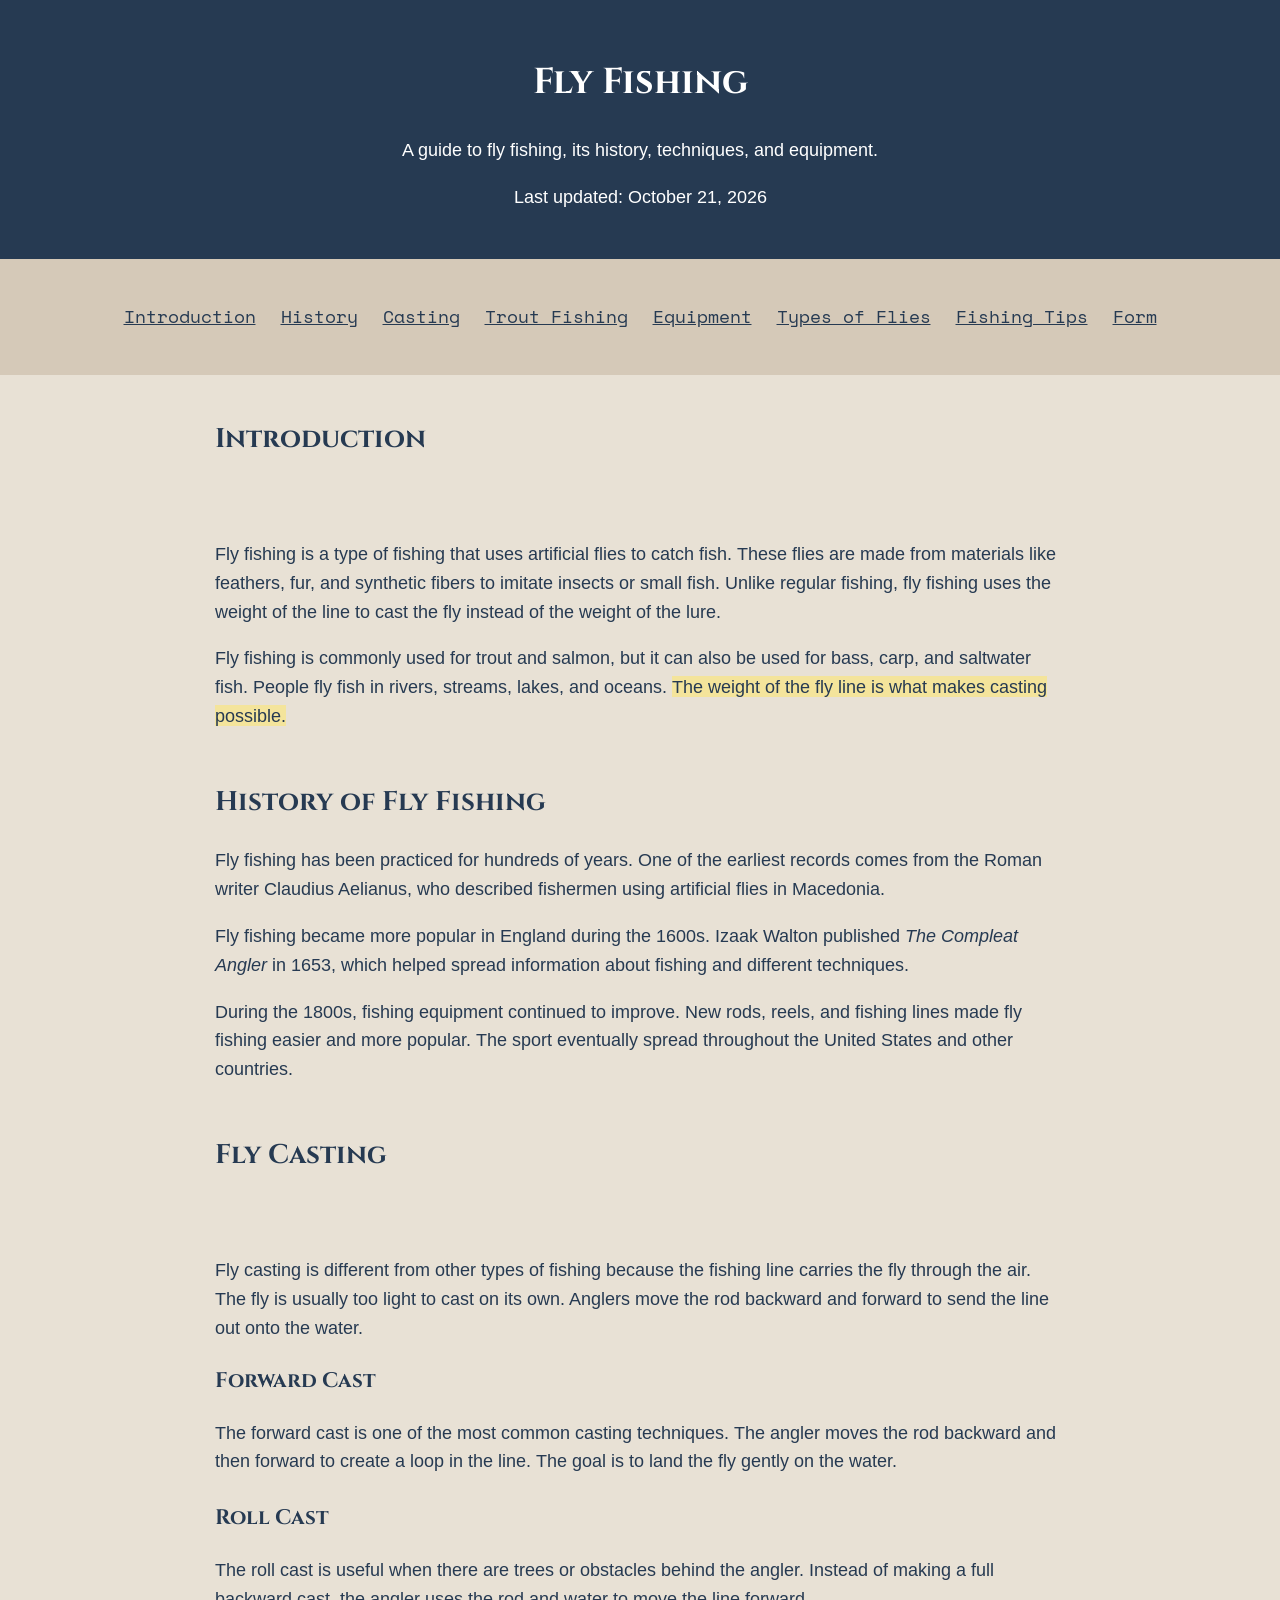
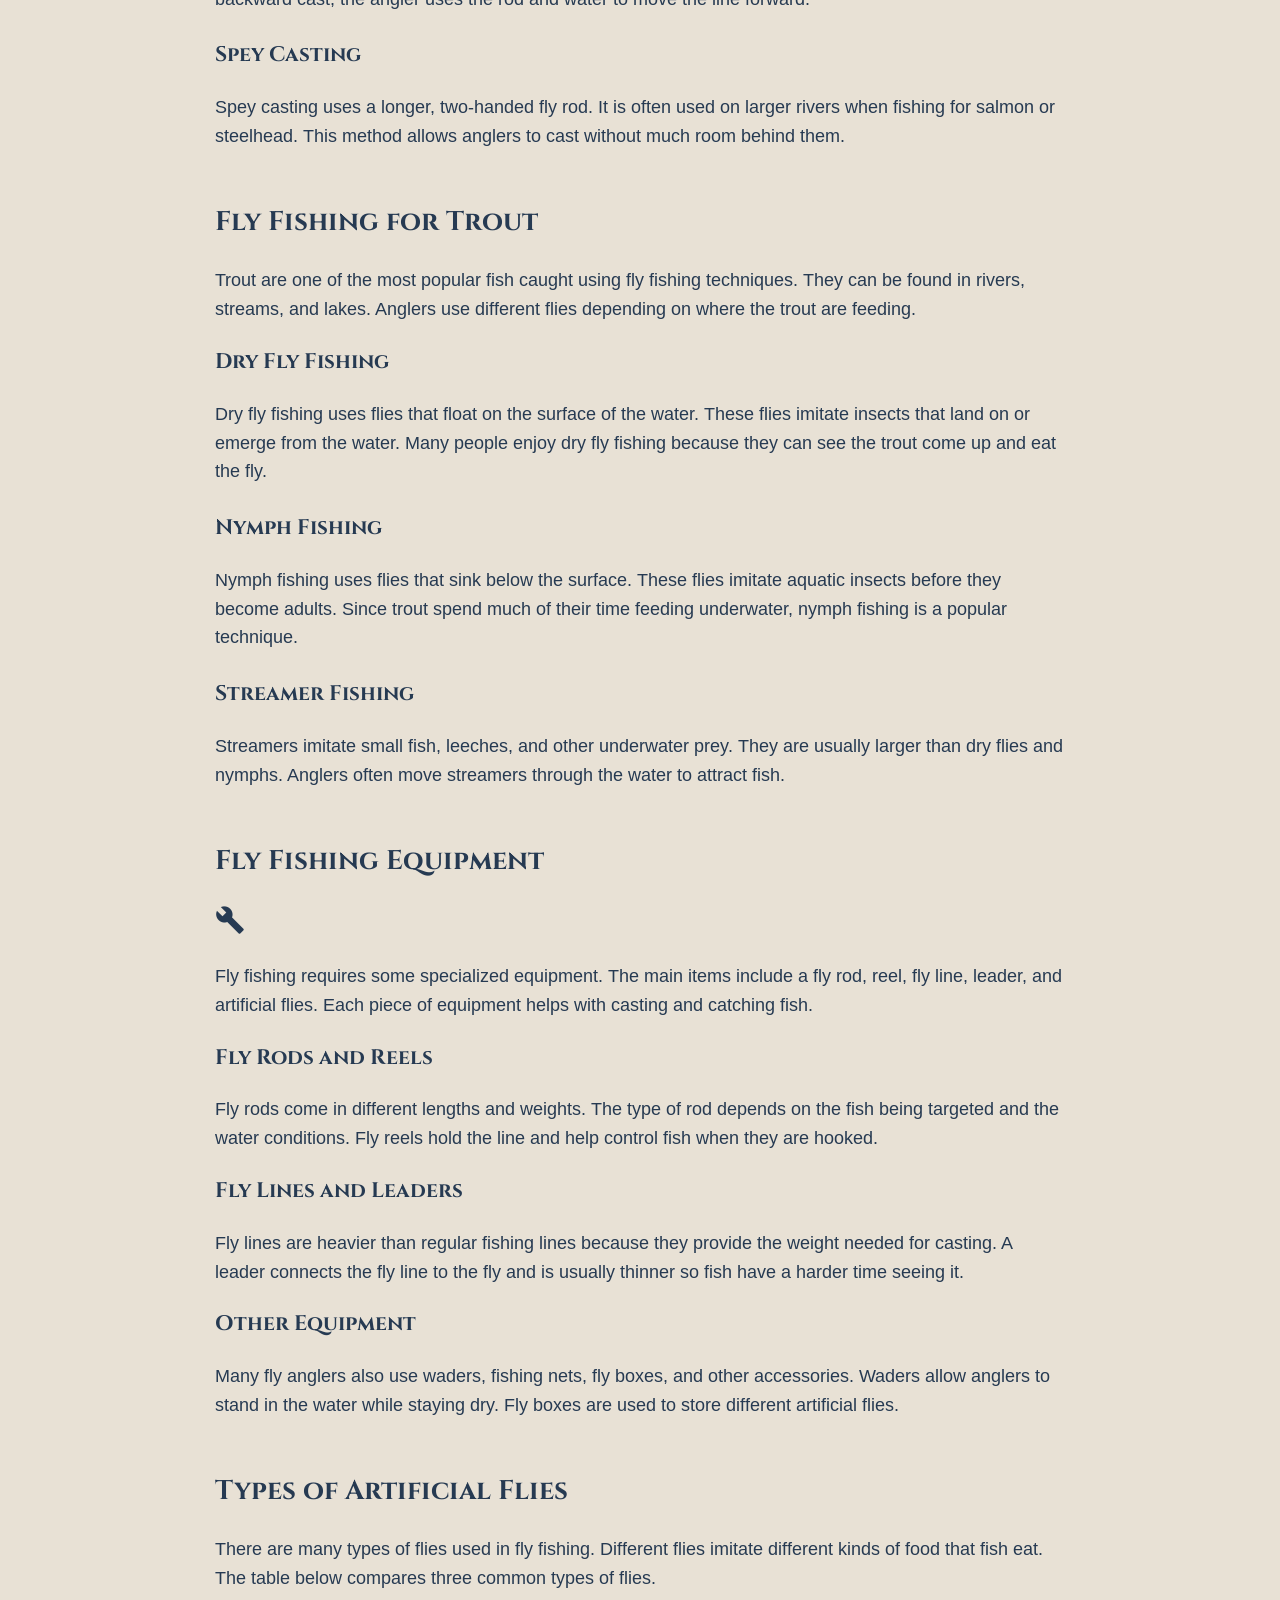
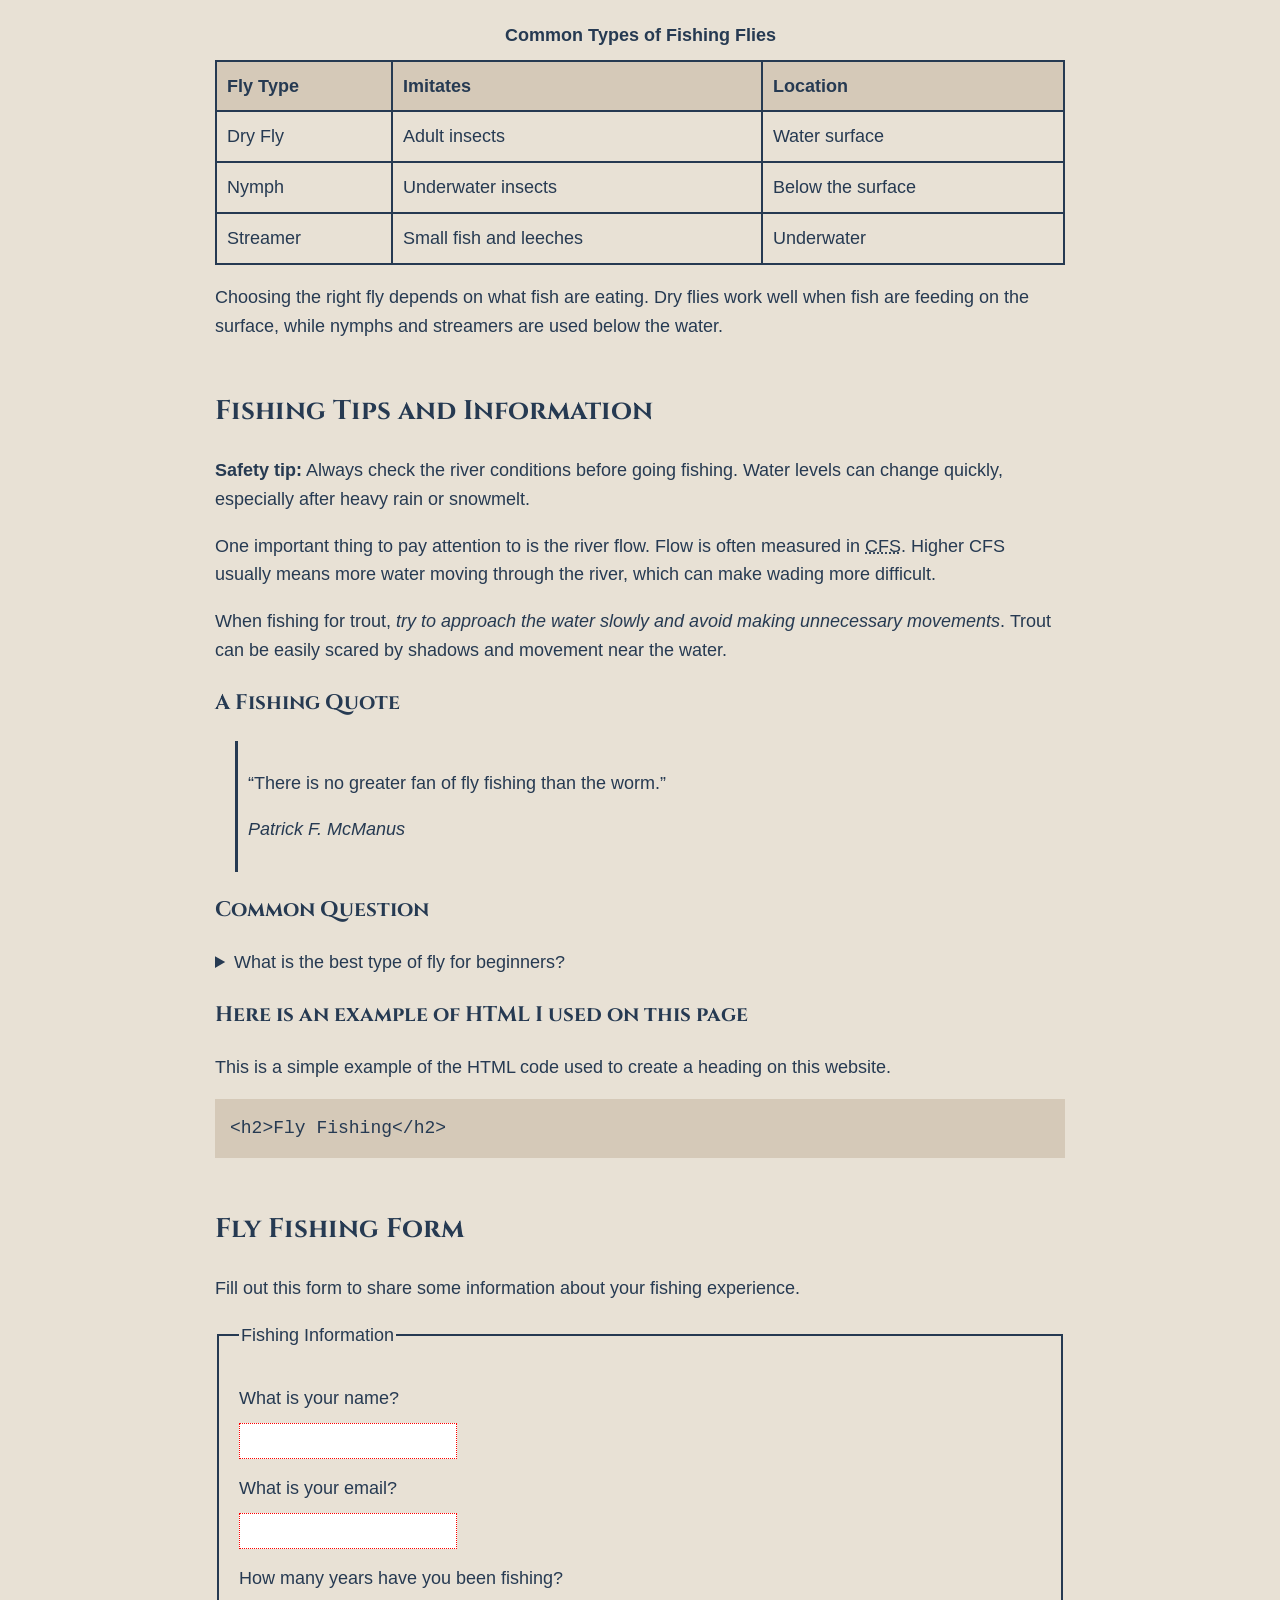
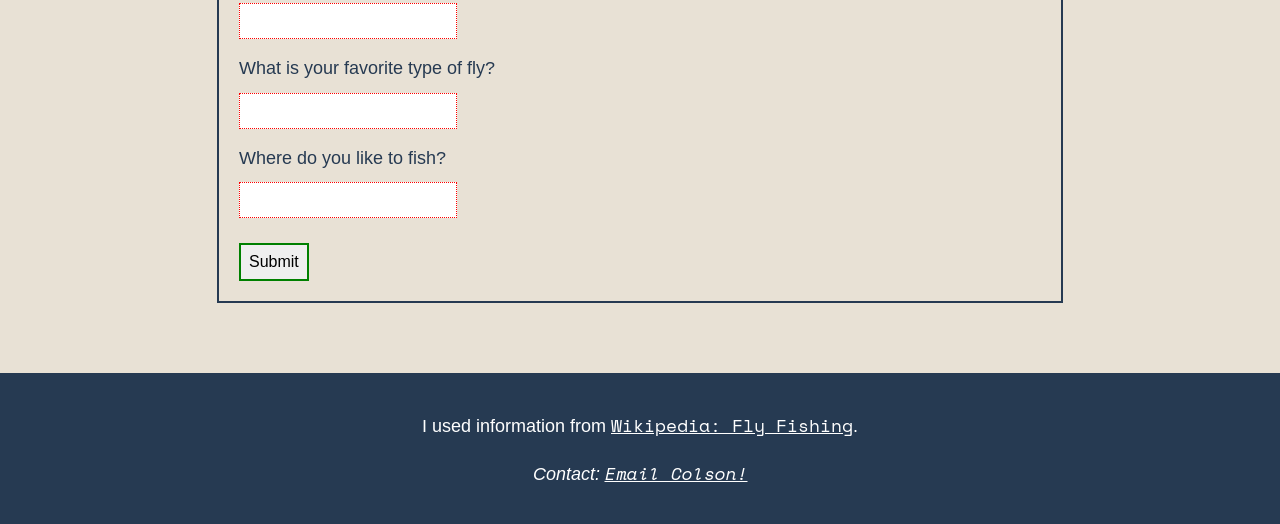
<file: Assignment5.html>
<!DOCTYPE html>
<html lang="en">
<head>
    <meta charset="UTF-8">
    <meta name="viewport" content="width=device-width, initial-scale=1.0">
    <title>Fly Fishing</title>
    <link rel="stylesheet" href="Assignment5.css">
    <link href="https://fonts.googleapis.com/css2?family=Arimo&family=Cinzel&family=Space+Mono&display=swap" rel="stylesheet">
</head>

<body>

<a class="skip-link" href="#maincontent">Skip to main content</a>

<header>
    <h1>Fly Fishing</h1>
    <p>A guide to fly fishing, its history, techniques, and equipment.</p>
    <p>Last updated: <time datetime="2026-10-21">October 21, 2026</time></p>
</header>

<nav>
    <h2 class="sr-only">Navigation</h2>
    <ul>
        <li><a href="#intro">Introduction</a></li>
        <li><a href="#history">History</a></li>
        <li><a href="#casting">Casting</a></li>
        <li><a href="#trout">Trout Fishing</a></li>
        <li><a href="#equipment">Equipment</a></li>
        <li><a href="#flies">Types of Flies</a></li>
        <li><a href="#tips">Fishing Tips</a></li>
        <li><a href="#form">Form</a></li>
    </ul>
</nav>

<main id="maincontent" tabindex="-1">

    <section id="intro">
        <h2>Introduction</h2>

        <span aria-hidden="true" class="material-icons">water</span>

        <p>
            Fly fishing is a type of fishing that uses artificial flies
            to catch fish. These flies are made from materials like
            feathers, fur, and synthetic fibers to imitate insects
            or small fish. Unlike regular fishing, fly fishing uses
            the weight of the line to cast the fly instead of the
            weight of the lure.
        </p>

        <p>
            Fly fishing is commonly used for trout and salmon, but
            it can also be used for bass, carp, and saltwater fish.
            People fly fish in rivers, streams, lakes, and oceans.
            <mark>The weight of the fly line is what makes casting possible.</mark>
        </p>
    </section>

    <section id="history">
        <h2>History of Fly Fishing</h2>

        <p>
            Fly fishing has been practiced for hundreds of years.
            One of the earliest records comes from the Roman writer
            Claudius Aelianus, who described fishermen using
            artificial flies in Macedonia.
        </p>

        <p>
            Fly fishing became more popular in England during the
            1600s. Izaak Walton published <cite>The Compleat Angler</cite>
            in 1653, which helped spread information about fishing
            and different techniques.
        </p>

        <p>
            During the 1800s, fishing equipment continued to improve.
            New rods, reels, and fishing lines made fly fishing
            easier and more popular. The sport eventually spread
            throughout the United States and other countries.
        </p>
    </section>

    <section id="casting">
        <h2>Fly Casting</h2>

        <span aria-hidden="true" class="material-icons">waves</span>

        <p>
            Fly casting is different from other types of fishing
            because the fishing line carries the fly through the
            air. The fly is usually too light to cast on its own.
            Anglers move the rod backward and forward to send
            the line out onto the water.
        </p>

        <article>
            <h3>Forward Cast</h3>
            <p>
                The forward cast is one of the most common casting
                techniques. The angler moves the rod backward and
                then forward to create a loop in the line. The goal
                is to land the fly gently on the water.
            </p>
        </article>

        <article>
            <h3>Roll Cast</h3>
            <p>
                The roll cast is useful when there are trees or
                obstacles behind the angler. Instead of making
                a full backward cast, the angler uses the rod
                and water to move the line forward.
            </p>
        </article>

        <article>
            <h3>Spey Casting</h3>
            <p>
                Spey casting uses a longer, two-handed fly rod.
                It is often used on larger rivers when fishing
                for salmon or steelhead. This method allows
                anglers to cast without much room behind them.
            </p>
        </article>
    </section>

    <section id="trout">
        <h2>Fly Fishing for Trout</h2>

        <p>
            Trout are one of the most popular fish caught using
            fly fishing techniques. They can be found in rivers,
            streams, and lakes. Anglers use different flies
            depending on where the trout are feeding.
        </p>

        <article>
            <h3>Dry Fly Fishing</h3>
            <p>
                Dry fly fishing uses flies that float on the
                surface of the water. These flies imitate insects
                that land on or emerge from the water. Many people
                enjoy dry fly fishing because they can see the
                trout come up and eat the fly.
            </p>
        </article>

        <article>
            <h3>Nymph Fishing</h3>
            <p>
                Nymph fishing uses flies that sink below the
                surface. These flies imitate aquatic insects
                before they become adults. Since trout spend
                much of their time feeding underwater, nymph
                fishing is a popular technique.
            </p>
        </article>

        <article>
            <h3>Streamer Fishing</h3>
            <p>
                Streamers imitate small fish, leeches, and
                other underwater prey. They are usually larger
                than dry flies and nymphs. Anglers often move
                streamers through the water to attract fish.
            </p>
        </article>
    </section>

    <section id="equipment">
        <h2>Fly Fishing Equipment</h2>

        <span aria-hidden="true" class="material-icons">build</span>

        <p>
            Fly fishing requires some specialized equipment.
            The main items include a fly rod, reel, fly line,
            leader, and artificial flies. Each piece of equipment
            helps with casting and catching fish.
        </p>

        <h3>Fly Rods and Reels</h3>
        <p>
            Fly rods come in different lengths and weights.
            The type of rod depends on the fish being targeted
            and the water conditions. Fly reels hold the line
            and help control fish when they are hooked.
        </p>

        <h3>Fly Lines and Leaders</h3>
        <p>
            Fly lines are heavier than regular fishing lines
            because they provide the weight needed for casting.
            A leader connects the fly line to the fly and
            is usually thinner so fish have a harder time
            seeing it.
        </p>

        <h3>Other Equipment</h3>
        <p>
            Many fly anglers also use waders, fishing nets,
            fly boxes, and other accessories. Waders allow
            anglers to stand in the water while staying dry.
            Fly boxes are used to store different artificial flies.
        </p>
    </section>

    <section id="flies">
        <h2>Types of Artificial Flies</h2>

        <p>
            There are many types of flies used in fly fishing.
            Different flies imitate different kinds of food
            that fish eat. The table below compares three
            common types of flies.
        </p>

        <table>
            <caption>Common Types of Fishing Flies</caption>

            <thead>
                <tr>
                    <th scope="col">Fly Type</th>
                    <th scope="col">Imitates</th>
                    <th scope="col">Location</th>
                </tr>
            </thead>

            <tbody>
                <tr>
                    <td>Dry Fly</td>
                    <td>Adult insects</td>
                    <td>Water surface</td>
                </tr>

                <tr>
                    <td>Nymph</td>
                    <td>Underwater insects</td>
                    <td>Below the surface</td>
                </tr>

                <tr>
                    <td>Streamer</td>
                    <td>Small fish and leeches</td>
                    <td>Underwater</td>
                </tr>
            </tbody>
        </table>

        <p>
            Choosing the right fly depends on what fish are eating.
            Dry flies work well when fish are feeding on the surface,
            while nymphs and streamers are used below the water.
        </p>
    </section>

    <section id="tips">
        <h2>Fishing Tips and Information</h2>

        <p>
            <strong>Safety tip:</strong> Always check the river conditions
            before going fishing. Water levels can change quickly,
            especially after heavy rain or snowmelt.
        </p>

        <p>
            One important thing to pay attention to is the river flow.
            Flow is often measured in
            <abbr title="Cubic Feet per Second">CFS</abbr>.
            Higher CFS usually means more water moving through
            the river, which can make wading more difficult.
        </p>

        <p>
            When fishing for trout, <em>try to approach the water
            slowly and avoid making unnecessary movements</em>.
            Trout can be easily scared by shadows and movement
            near the water.
        </p>

        <h3>A Fishing Quote</h3>

        <blockquote>
            <p>
                <q>There is no greater fan of fly fishing than the worm.</q>
            </p>
            <p><cite>Patrick F. McManus</cite></p>
        </blockquote>

        <h3>Common Question</h3>

        <details>
            <summary>What is the best type of fly for beginners?</summary>
            <p>
                Nymphs are a good option for beginners because
                trout spend a lot of time feeding underwater.
                Dry flies can also be fun because you can
                see the fish take the fly.
            </p>
        </details>

        <h3>Here is an example of HTML I used on this page</h3>

        <p>
            This is a simple example of the HTML code used
            to create a heading on this website.
        </p>

        <pre><code>&lt;h2&gt;Fly Fishing&lt;/h2&gt;</code></pre>

    </section>

    <section id="form">
        <h2>Fly Fishing Form</h2>

        <p>
            Fill out this form to share some information
            about your fishing experience.
        </p>

        <form id="fishingform" action="#" method="get">

            <fieldset>
                <legend>Fishing Information</legend>

                <label for="username">What is your name?</label>
                <input type="text" id="username" name="username" required>

                <label for="email">What is your email?</label>
                <input type="email" id="email" name="email" required>

                <label for="experience">How many years have you been fishing?</label>
                <input type="number" id="experience" name="experience" min="0" required>

                <label for="favoritefly">What is your favorite type of fly?</label>
                <input type="text" id="favoritefly" name="favoritefly" required>

                <label for="location">Where do you like to fish?</label>
                <input type="text" id="location" name="location" required>

                <input type="submit" value="Submit">

            </fieldset>

        </form>
    </section>

</main>

<footer>
    <p>
        I used information from
        <a href="https://en.wikipedia.org/wiki/Fly_fishing">Wikipedia: Fly Fishing</a>.
    </p>

    <address>
        Contact:
        <a href="mailto:">Email Colson!</a>
    </address>
</footer>

</body>
</html>
</file>
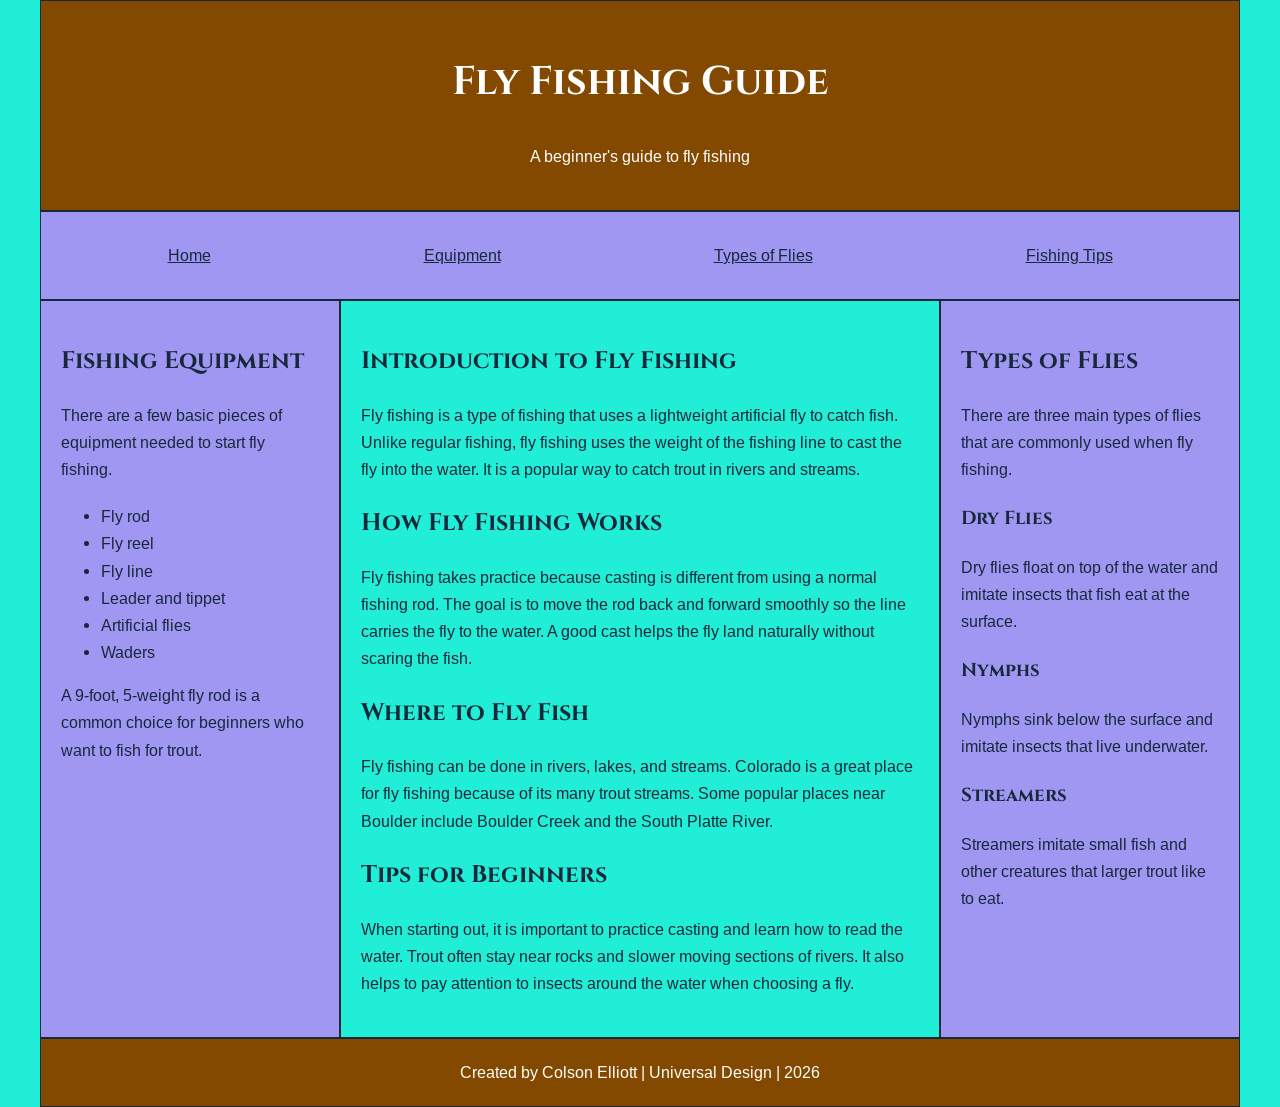
<file: assignment6.html>
<!DOCTYPE html>
<html lang="en">
<head>
    <meta charset="UTF-8">
    <meta name="viewport" content="width=device-width, initial-scale=1.0">
    <title>Fly Fishing Guide</title>
    <link rel="stylesheet" href="assignment6.css">
</head>

<body>

<div class="container">

    <header>
        <h1>Fly Fishing Guide</h1>
        <p>A beginner's guide to fly fishing</p>
    </header>

    <nav>
        <h2 class="sr-only">Navigation</h2>
        <ul>
            <li><a href="#home">Home</a></li>
            <li><a href="#equipment">Equipment</a></li>
            <li><a href="#flies">Types of Flies</a></li>
            <li><a href="#tips">Fishing Tips</a></li>
        </ul>
    </nav>

    <main id="home">
        <h2>Introduction to Fly Fishing</h2>

        <p>
            Fly fishing is a type of fishing that uses a lightweight
            artificial fly to catch fish. Unlike regular fishing,
            fly fishing uses the weight of the fishing line to cast
            the fly into the water. It is a popular way to catch
            trout in rivers and streams.
        </p>

        <h2>How Fly Fishing Works</h2>

        <p>
            Fly fishing takes practice because casting is different
            from using a normal fishing rod. The goal is to move
            the rod back and forward smoothly so the line carries
            the fly to the water. A good cast helps the fly land
            naturally without scaring the fish.
        </p>

        <h2>Where to Fly Fish</h2>

        <p>
            Fly fishing can be done in rivers, lakes, and streams.
            Colorado is a great place for fly fishing because of
            its many trout streams. Some popular places near
            Boulder include Boulder Creek and the South Platte River.
        </p>

        <section id="tips">
            <h2>Tips for Beginners</h2>

            <p>
                When starting out, it is important to practice
                casting and learn how to read the water. Trout
                often stay near rocks and slower moving sections
                of rivers. It also helps to pay attention to
                insects around the water when choosing a fly.
            </p>
        </section>
    </main>

    <aside id="equipment">
        <h2>Fishing Equipment</h2>

        <p>
            There are a few basic pieces of equipment needed
            to start fly fishing.
        </p>

        <ul>
            <li>Fly rod</li>
            <li>Fly reel</li>
            <li>Fly line</li>
            <li>Leader and tippet</li>
            <li>Artificial flies</li>
            <li>Waders</li>
        </ul>

        <p>
            A 9-foot, 5-weight fly rod is a common choice
            for beginners who want to fish for trout.
        </p>
    </aside>

    <aside id="flies">
        <h2>Types of Flies</h2>

        <p>
            There are three main types of flies that are
            commonly used when fly fishing.
        </p>

        <h3>Dry Flies</h3>
        <p>
            Dry flies float on top of the water and imitate
            insects that fish eat at the surface.
        </p>

        <h3>Nymphs</h3>
        <p>
            Nymphs sink below the surface and imitate
            insects that live underwater.
        </p>

        <h3>Streamers</h3>
        <p>
            Streamers imitate small fish and other
            creatures that larger trout like to eat.
        </p>
    </aside>

    <footer>
        <p>Created by Colson Elliott | Universal Design | 2026</p>
    </footer>

</div>

</body>
</html>
</file>
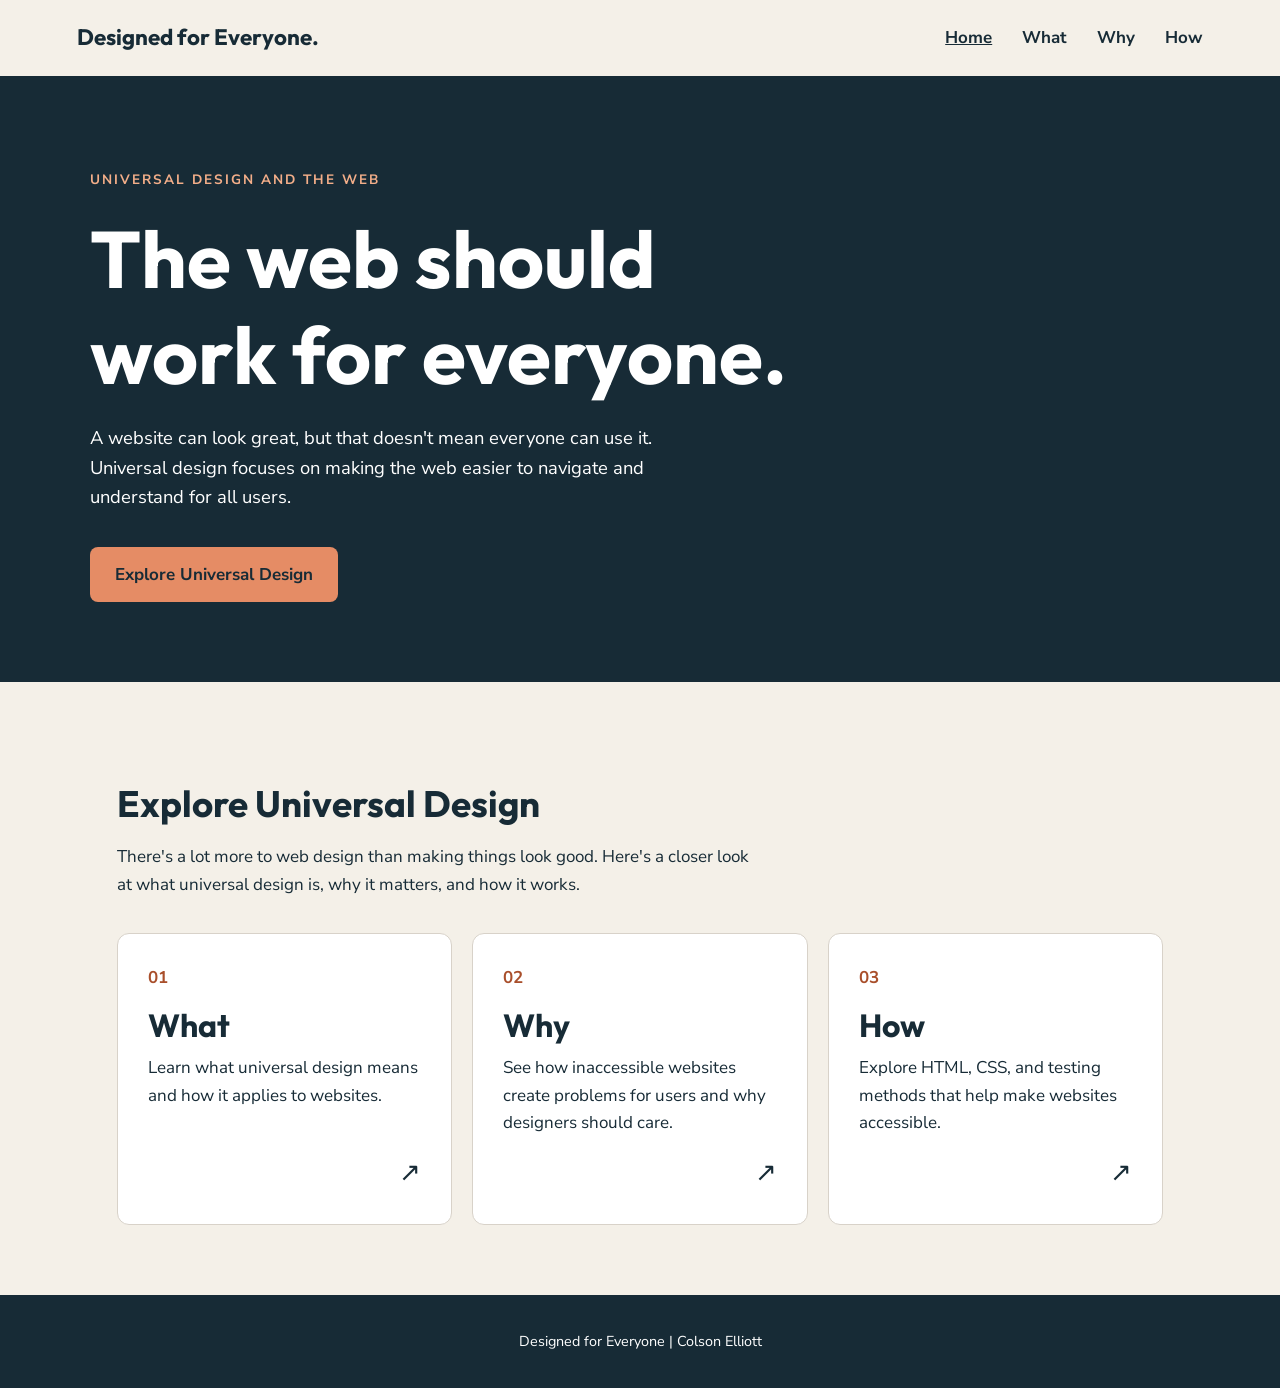
<file: final-project.html>
<!DOCTYPE html>
<html lang="en">
<head>
  <meta charset="UTF-8">
  <meta name="viewport" content="width=device-width, initial-scale=1.0">
  <title>Designed for Everyone | Home</title>
  <link rel="stylesheet" href="css/final-project.css">
</head>

<body>

  <a class="skip-link" href="#main">Skip to main content</a>

  <header class="site-header">
    <div class="header-content">
      <a class="site-name" href="final-project.html">Designed for Everyone.</a>

      <nav aria-label="Main navigation">
        <ul>
          <li><a href="final-project.html" aria-current="page">Home</a></li>
          <li><a href="what.html">What</a></li>
          <li><a href="why.html">Why</a></li>
          <li><a href="how.html">How</a></li>
        </ul>
      </nav>
    </div>
  </header>

  <main id="main">

    <section class="hero">
      <div class="hero-content">
        <p class="eyebrow">Universal Design and the Web</p>

        <h1>The web should work for everyone.</h1>

        <p class="hero-description">
          A website can look great, but that doesn't mean
          everyone can use it. Universal design focuses on
          making the web easier to navigate and understand
          for all users.
        </p>

        <a class="hero-button" href="what.html">
          Explore Universal Design
        </a>
      </div>
    </section>

    <section class="explore">
      <div class="section-heading">
        <h2>Explore Universal Design</h2>
        <p>
          There's a lot more to web design than making things
          look good. Here's a closer look at what universal
          design is, why it matters, and how it works.
        </p>
      </div>

      <div class="card-grid">

        <a class="topic-card" href="what.html">
          <span class="card-number">01</span>
          <h3>What</h3>
          <p>
            Learn what universal design means and how
            it applies to websites.
          </p>
          <span class="card-arrow" aria-hidden="true">↗</span>
        </a>

        <a class="topic-card" href="why.html">
          <span class="card-number">02</span>
          <h3>Why</h3>
          <p>
            See how inaccessible websites create problems
            for users and why designers should care.
          </p>
          <span class="card-arrow" aria-hidden="true">↗</span>
        </a>

        <a class="topic-card" href="how.html">
          <span class="card-number">03</span>
          <h3>How</h3>
          <p>
            Explore HTML, CSS, and testing methods that
            help make websites accessible.
          </p>
          <span class="card-arrow" aria-hidden="true">↗</span>
        </a>

      </div>
    </section>

  </main>

  <footer class="site-footer">
    <p>Designed for Everyone | Colson Elliott</p>
  </footer>

</body>
</html>
</file>
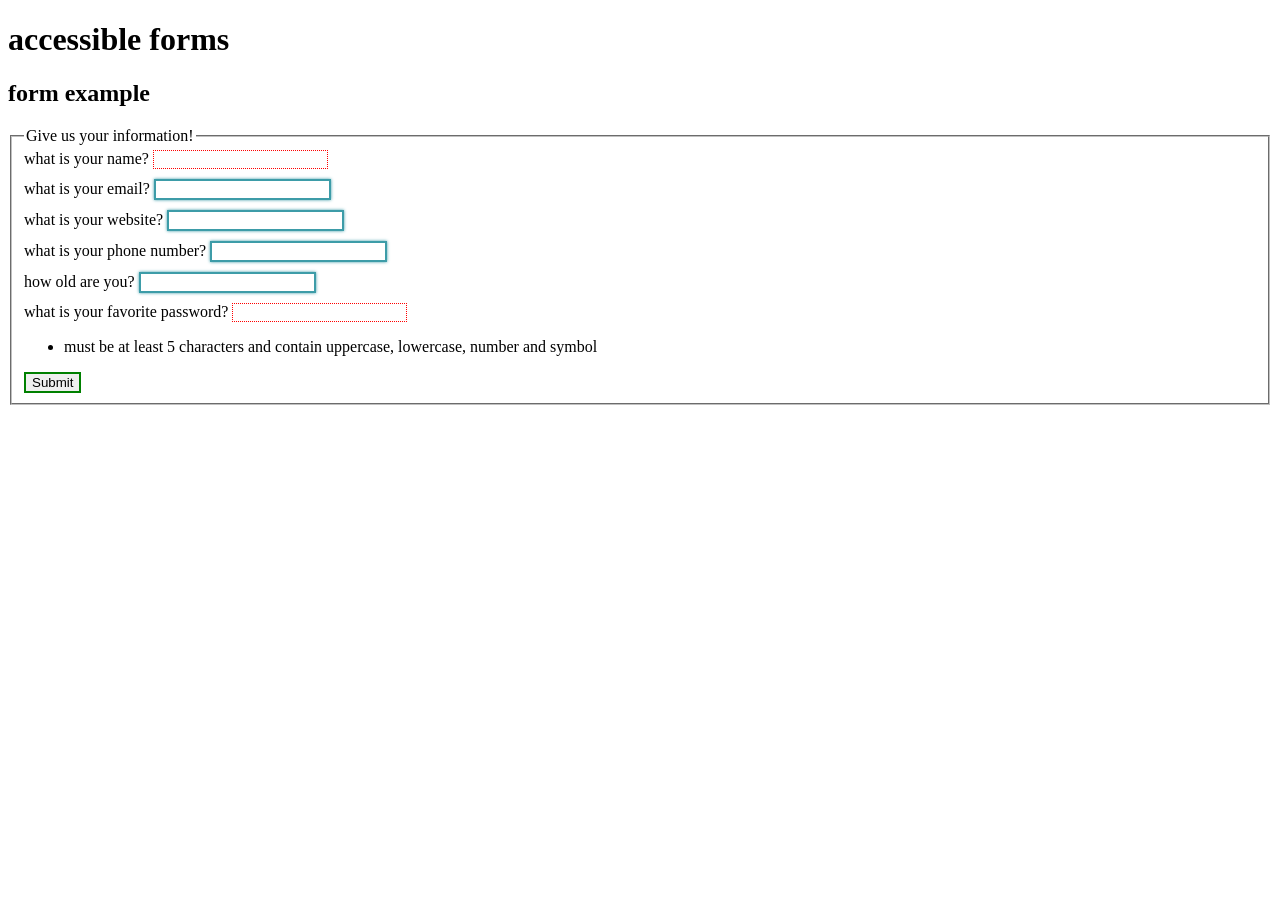
<file: forms.html>
<!DOCTYPE html>
<html lang="en">
<head>
  <meta charset="UTF-8">
  <meta name="viewport" content="width=device-width, initial-scale=1.0">
  <meta http-equiv="X-UA-Compatible" content="ie=edge">
  <title>accessible web forms</title>
  <link href="css/form.css" rel="stylesheet">
</head>
<body>
  <header><h1>accessible forms</h1></header>
<main>
    <section>
    <h2>form example</h2>
      <form id="myform" method="post">
      <fieldset>
        <legend>Give us your information!</legend>

        <label for="username">
        what is your name?
        <input type="text" id="username" required>
        </label>

        <label for="email">
        what is your email?
        <input type="email" id="email">
        </label>

        <label for="website">
        what is your website?
        <input type="url" id="website">
        </label>

        <label for="phone">
        what is your phone number?
        <input type="tel" id="phone" minlength="7">
        </label>

        <label for="age">
        how old are you?
        <input type="number" id="age">
        </label>

        <label for="password">
        what is your favorite password?
        <input type="text" id="password" maxlength="20" minlength="5" pattern="(?=.*\d)(?=.*[a-z])(?=.*[A-Z])(?=.*[@#$%^&+!=]).*" required>
        </label>
        <ul class="inputRequirements">
          <li>must be at least 5 characters and contain uppercase, lowercase, number and symbol</li>
        </ul>


      <input type="submit">
      </fieldset>
      </form>
    </section>
</main>

</body>
</html>
</file>
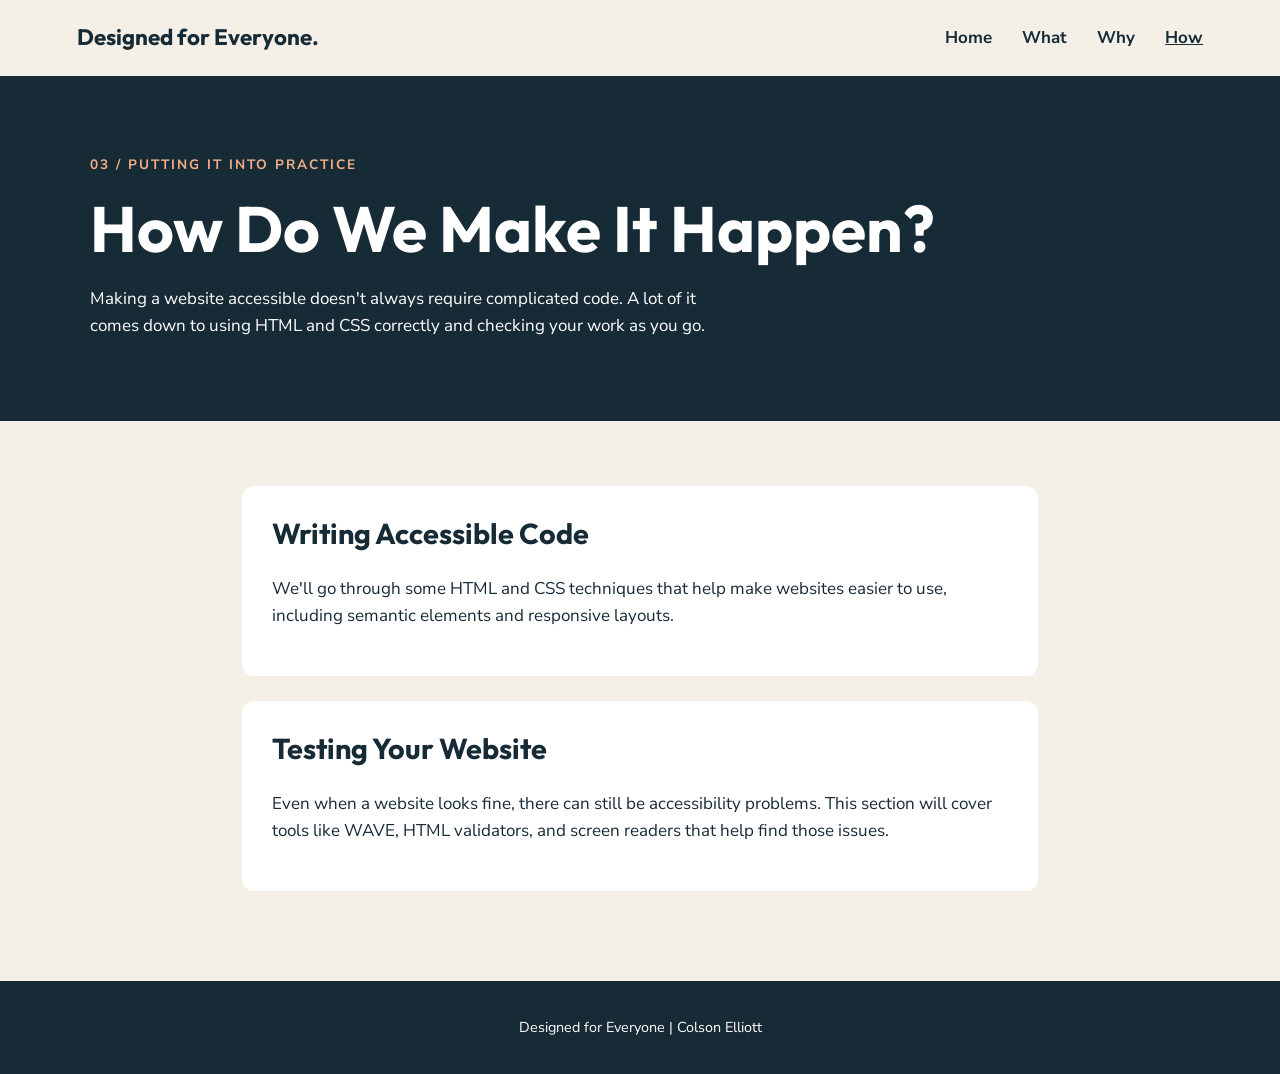
<file: how.html>
<!DOCTYPE html>
<html lang="en">
<head>
  <meta charset="UTF-8">
  <meta name="viewport" content="width=device-width, initial-scale=1.0">
  <title>How to Design Accessibly | Designed for Everyone</title>
  <link rel="stylesheet" href="css/final-project.css">
</head>

<body>

  <a class="skip-link" href="#main">Skip to main content</a>

  <header class="site-header">
    <div class="header-content">
      <a class="site-name" href="final-project.html">Designed for Everyone.</a>

      <nav aria-label="Main navigation">
        <ul>
          <li><a href="final-project.html">Home</a></li>
          <li><a href="what.html">What</a></li>
          <li><a href="why.html">Why</a></li>
          <li><a href="how.html" aria-current="page">How</a></li>
        </ul>
      </nav>
    </div>
  </header>

  <main id="main">

    <section class="page-intro">
      <div class="page-intro-content">
        <p class="eyebrow">03 / Putting It Into Practice</p>
        <h1>How Do We Make It Happen?</h1>
        <p>
          Making a website accessible doesn't always
          require complicated code. A lot of it comes
          down to using HTML and CSS correctly and
          checking your work as you go.
        </p>
      </div>
    </section>

    <div class="page-content">

      <section class="content-section">
        <h2>Writing Accessible Code</h2>
        <p>
          We'll go through some HTML and CSS techniques
          that help make websites easier to use, including
          semantic elements and responsive layouts.
        </p>
      </section>

      <section class="content-section">
        <h2>Testing Your Website</h2>
        <p>
          Even when a website looks fine, there can still
          be accessibility problems. This section will
          cover tools like WAVE, HTML validators, and
          screen readers that help find those issues.
        </p>
      </section>

    </div>

  </main>

  <footer class="site-footer">
    <p>Designed for Everyone | Colson Elliott</p>
  </footer>

</body>
</html>
</file>
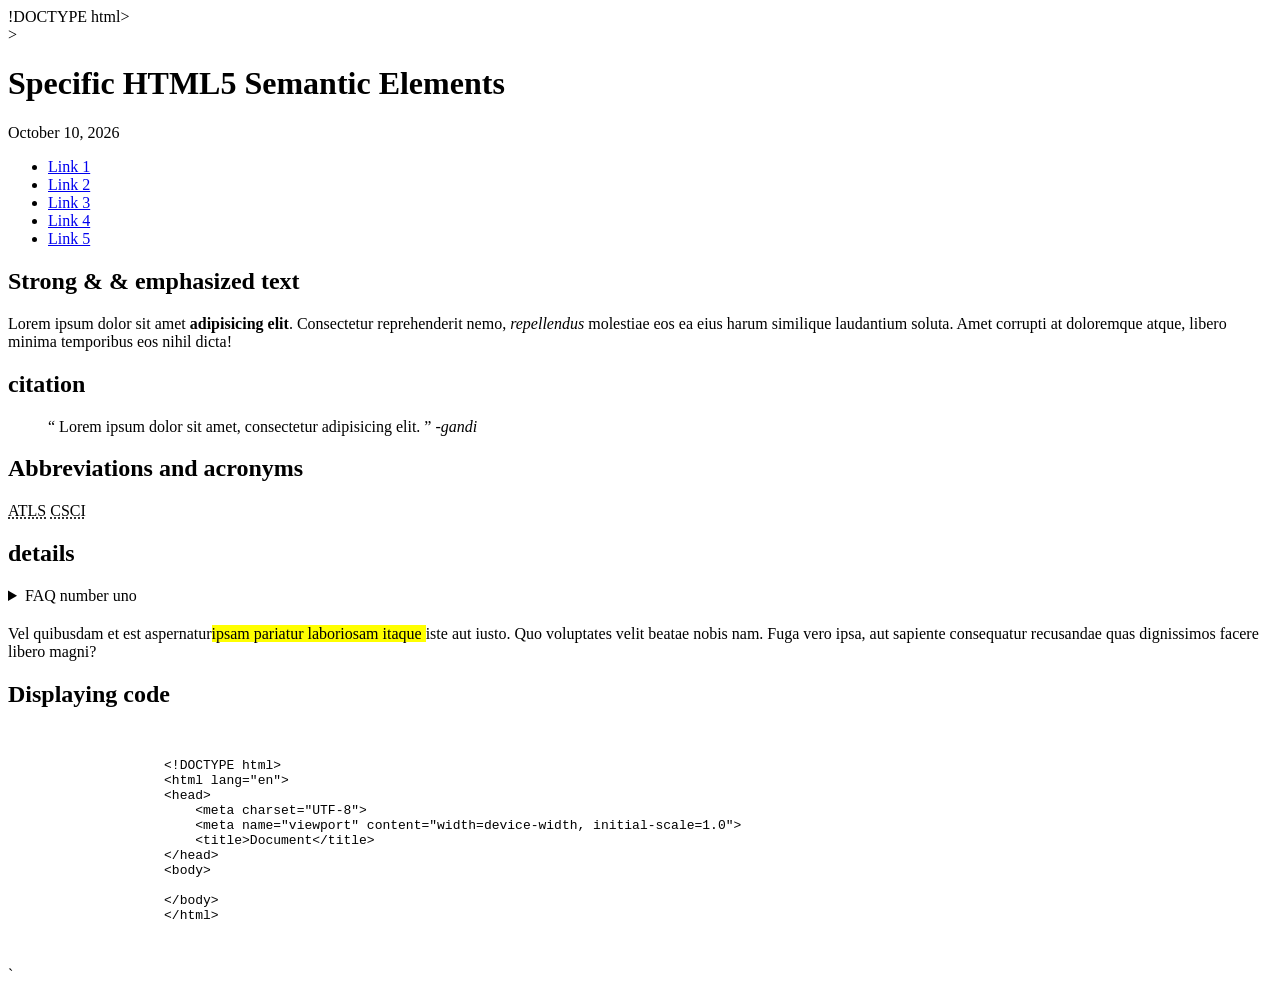
<file: semantic-advanced.html>
!DOCTYPE html>
<html lang="en">
<head>
    <meta charset="UTF-8">
    <meta name="viewport" content="width=device-width, initial-scale=1.0">
    <title>Advanced semantic HTML 5</title>
</head>

<body>

<header>>
<h1>
Specific HTML5 Semantic Elements
</h1>
<time datetime="2026-10-05">October 10, 2026</time>

</header>

<!-- emmet (zen) code -->
 <!-- nav>ul>li*5>a[href="#"]{Link $} -->
  <nav>
    <ul>
        <li><a href="#">Link 1</a></li>
        <li><a href="#">Link 2</a></li>
        <li><a href="#">Link 3</a></li>
        <li><a href="#">Link 4</a></li>
        <li><a href="#">Link 5</a></li>
    </ul>
  </nav>


 <!-- main>section*5>h2+p>lorem -->

     <main>
        <section>
            <!-- replaced bold and italic -->
            <h2>Strong &amp; & emphasized text</h2>
            <p>Lorem ipsum dolor sit amet <strong>adipisicing elit</strong>. Consectetur reprehenderit nemo, <em>repellendus</em> molestiae eos ea eius harum similique laudantium soluta. Amet corrupti at doloremque atque, libero minima temporibus eos nihil dicta!</p>
        </section>
        <section>
            <!-- citations  -->
            <h2>citation</h2>
            <blockquote cite=",,, website">
            <q> 
                Lorem ipsum dolor sit amet, consectetur adipisicing elit.
            </q>
            <cite>-gandi</cite>
            </blockquote>
        </section>
        <section>
            <h2>Abbreviations and acronyms</h2>
            <!-- underline so hower says what the abreviation is -->
            <abbr title="Aliance for technology learning and society">ATLS</abbr> 
            <abbr title="Computer Science">CSCI</abbr>

        <section>
            <!-- drop down basically -->
            <h2>details</h2>
            <details>
                <summary>FAQ number uno</summary>
                <p>Lorem ipsum dolor sit amet consectetur adipisicing elit. Quisquam, voluptatum.</p>
            </details>
        </section>


        <section>
            <!-- mark = highlighted text -->
            <h2></h2>
            <p>Vel quibusdam et est aspernatur<mark>ipsam pariatur laboriosam itaque </mark> iste aut iusto. Quo voluptates velit beatae nobis nam. Fuga vero ipsa, aut sapiente consequatur recusandae quas dignissimos facere libero magni?</p>
        </section>

        
        
        <section>
            <!-- mark = Displaying code -->
             <!-- only for code, asci art and creative poetry -->
            <h2>Displaying code</h2>
            <pre>
            
                <code>
                    &lt;!DOCTYPE html&gt;
                    &lt;html lang="en"&gt;
                    &lt;head&gt;
                        &lt;meta charset="UTF-8"&gt;
                        &lt;meta name="viewport" content="width=device-width, initial-scale=1.0"&gt;
                        &lt;title&gt;Document&lt;/title&gt;
                    &lt;/head&gt;
                    &lt;body&gt;

                    &lt;/body&gt;
                    &lt;/html&gt;
                </code>
            </pre>

     </main>

</body>
</html>`
</file>
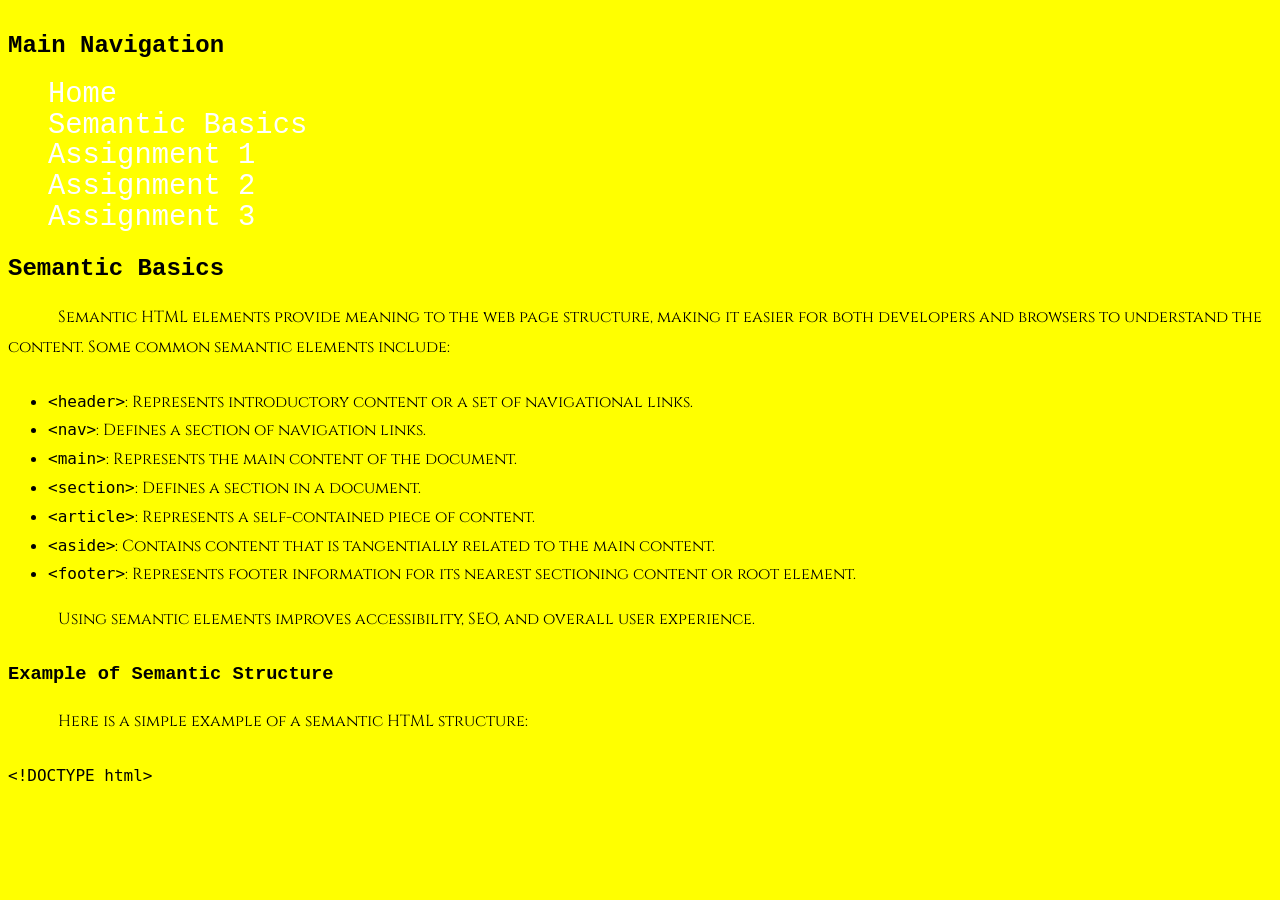
<file: semantic-basics.html>
<!DOCTYPE html>
<html lang="en">
<head>
    <meta charset="UTF-8">
    <meta name="viewport" content="width=device-width, initial-scale=1.0">
    <title>Semantic Basics</title>
    <link rel="stylesheet" href="semantic-basics.css">
</head>
<body>
<header>
    <h1></h1>
</header>
<nav>
    <h2>Main Navigation</h2>
    <ul>
        <li><a href="index.html">Home</a></li>
        <li><a href="semantic-basics.html">Semantic Basics</a></li>
        <li><a href="assignment1.html">Assignment 1</a></li>
        <li><a href="assignment2.html">Assignment 2</a></li>
        <li><a href="assignment3.html">Assignment 3</a></li>
    </ul>
</nav>
<main>
    <h2>Semantic Basics</h2>
    <p>Semantic HTML elements provide meaning to the web page structure, making it easier for both developers and browsers to understand the content. Some common semantic elements include:</p>
    <ul>
        <li><code>&lt;header&gt;</code>: Represents introductory content or a set of navigational links.</li>
        <li><code>&lt;nav&gt;</code>: Defines a section of navigation links.</li>
        <li><code>&lt;main&gt;</code>: Represents the main content of the document.</li>
        <li><code>&lt;section&gt;</code>: Defines a section in a document.</li>
        <li><code>&lt;article&gt;</code>: Represents a self-contained piece of content.</li>
        <li><code>&lt;aside&gt;</code>: Contains content that is tangentially related to the main content.</li>
        <li><code>&lt;footer&gt;</code>: Represents footer information for its nearest sectioning content or root element.</li>
    </ul>
    <p>Using semantic elements improves accessibility, SEO, and overall user experience.</p>
<section>
    <h3>Example of Semantic Structure</h3>
    <p>Here is a simple example of a semantic HTML structure:</p>
    <pre><code>&lt;!DOCTYPE html&gt;


</body>
</html>
</file>
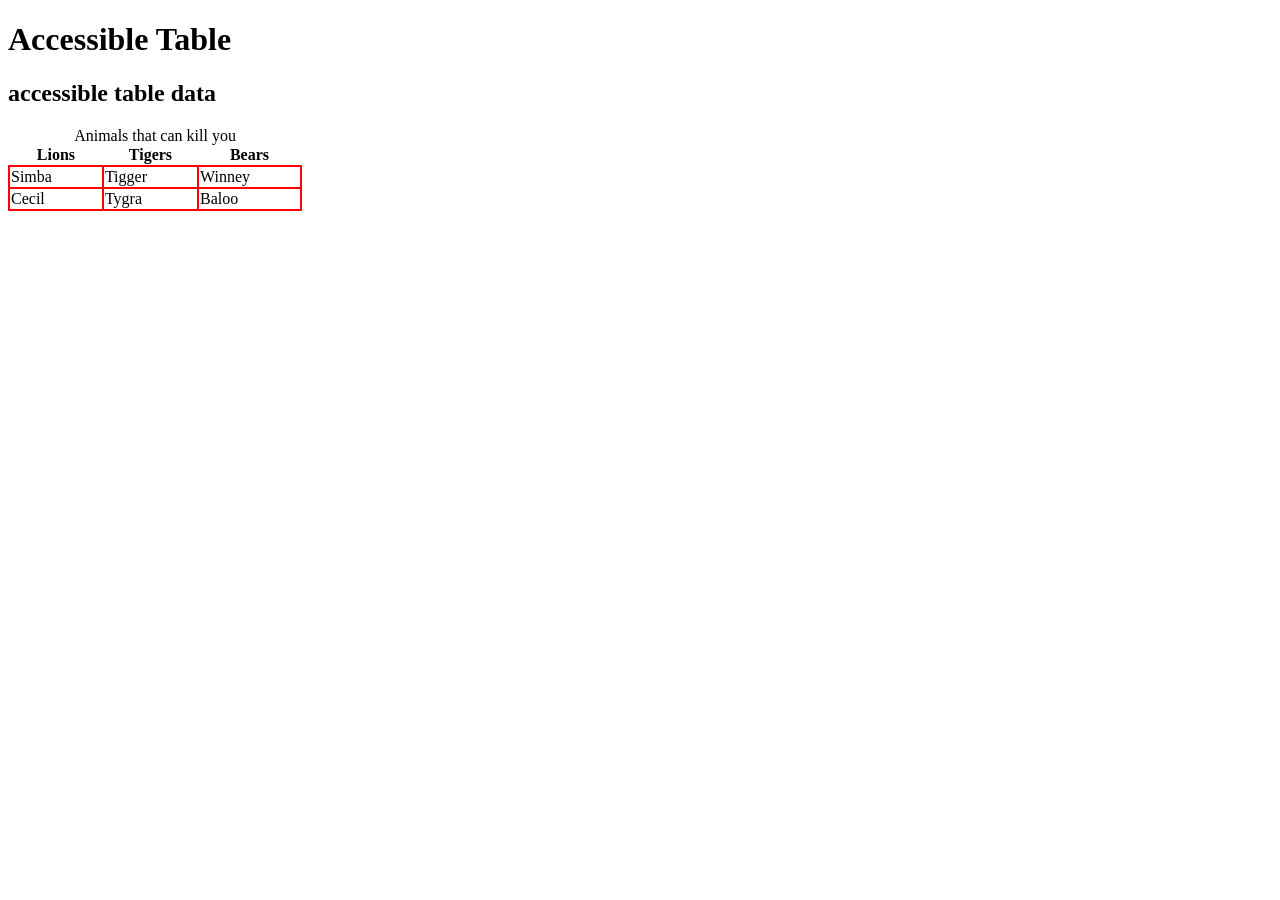
<file: tables.html>
<!DOCTYPE html>
<html lang="en">
<head>
  <meta charset="UTF-8">
  <meta name="viewport" content="width=device-width, initial-scale=1.0">
  <meta http-equiv="X-UA-Compatible" content="ie=edge">
  <title>Accessible Tables</title>
  <style>

      table, th, td {
        border-collapse: collapse;
      }
      td {
        border-collapse: collapse;
        border: 2px solid red;
      }
      td {
        padding-right: 50px;
      }


  </style>
</head>
<body>
<header><h1>Accessible Table</h1></header>
<section>
  <h2>accessible table data</h2>
<table>
  <caption>Animals that can kill you</caption>
 <thead>
  <tr>
    <th scope="col">Lions</th>
    <th scope="col">Tigers</th>
    <th scope="col">Bears</th>
  </tr>
</thead>
<tbody>
  <tr>
    <td>Simba</td>
    <td>Tigger</td>
    <td>Winney</td>
  </tr>
  <tr>
    <td>Cecil</td>
    <td>Tygra</td>
    <td>Baloo</td>
  </tr>
 </tbody>

</table>

</section>


</body>
</html>
</file>
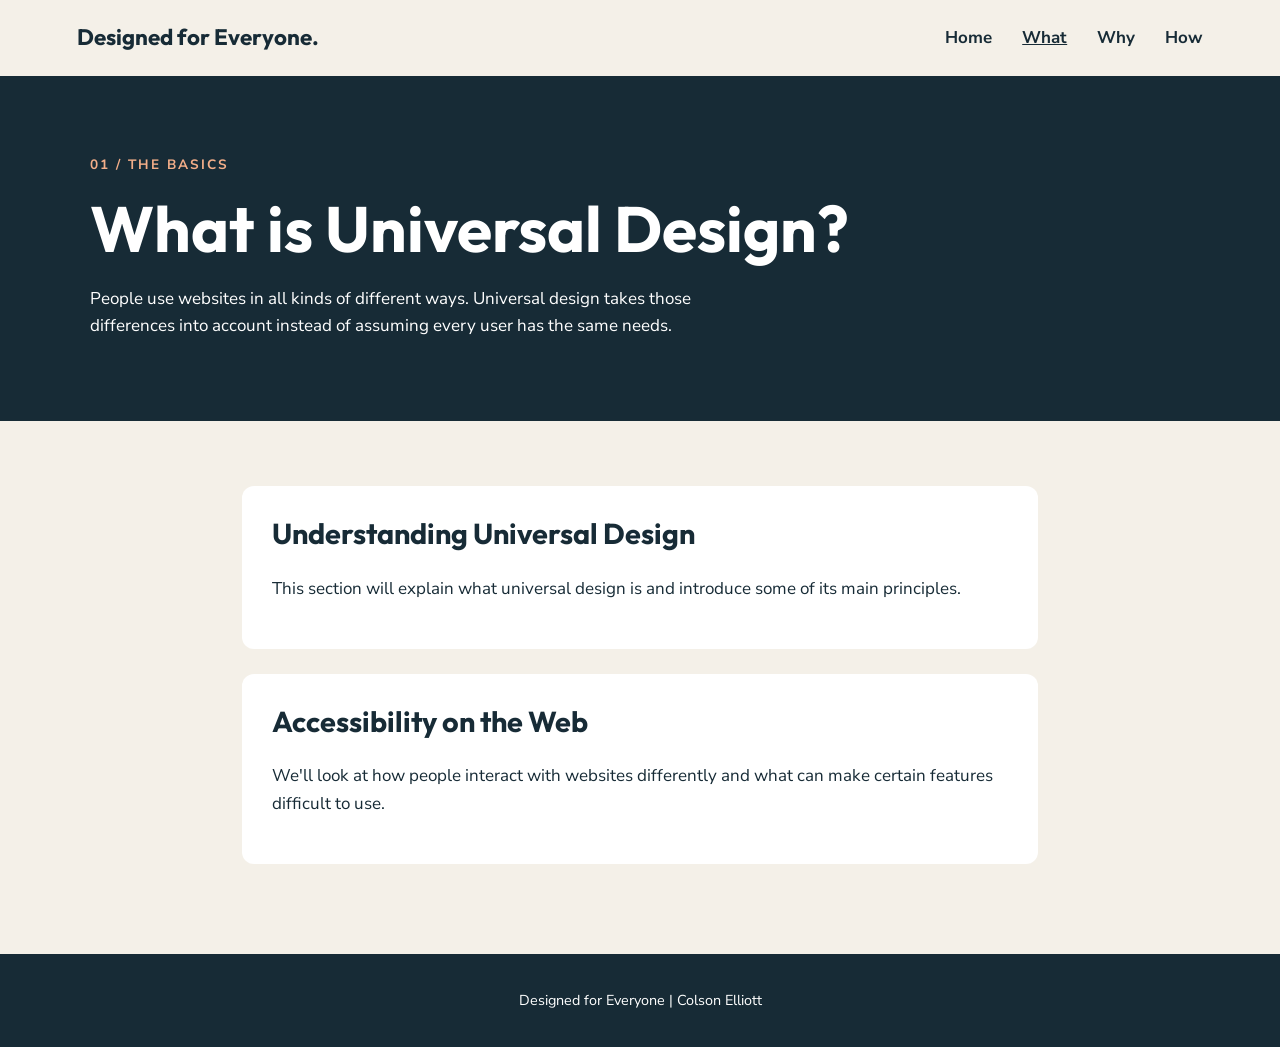
<file: what.html>
<!DOCTYPE html>
<html lang="en">
<head>
  <meta charset="UTF-8">
  <meta name="viewport" content="width=device-width, initial-scale=1.0">
  <title>What is Universal Design? | Designed for Everyone</title>
  <link rel="stylesheet" href="css/final-project.css">
</head>

<body>

  <a class="skip-link" href="#main">Skip to main content</a>

  <header class="site-header">
    <div class="header-content">
      <a class="site-name" href="final-project.html">Designed for Everyone.</a>

      <nav aria-label="Main navigation">
        <ul>
          <li><a href="final-project.html">Home</a></li>
          <li><a href="what.html" aria-current="page">What</a></li>
          <li><a href="why.html">Why</a></li>
          <li><a href="how.html">How</a></li>
        </ul>
      </nav>
    </div>
  </header>

  <main id="main">

    <section class="page-intro">
      <div class="page-intro-content">
        <p class="eyebrow">01 / The Basics</p>
        <h1>What is Universal Design?</h1>
        <p>
          People use websites in all kinds of different ways.
          Universal design takes those differences into account
          instead of assuming every user has the same needs.
        </p>
      </div>
    </section>

    <div class="page-content">

      <section class="content-section">
        <h2>Understanding Universal Design</h2>
        <p>
          This section will explain what universal design is
          and introduce some of its main principles.
        </p>
      </section>

      <section class="content-section">
        <h2>Accessibility on the Web</h2>
        <p>
          We'll look at how people interact with websites
          differently and what can make certain features
          difficult to use.
        </p>
      </section>

    </div>

  </main>

  <footer class="site-footer">
    <p>Designed for Everyone | Colson Elliott</p>
  </footer>

</body>
</html>
</file>
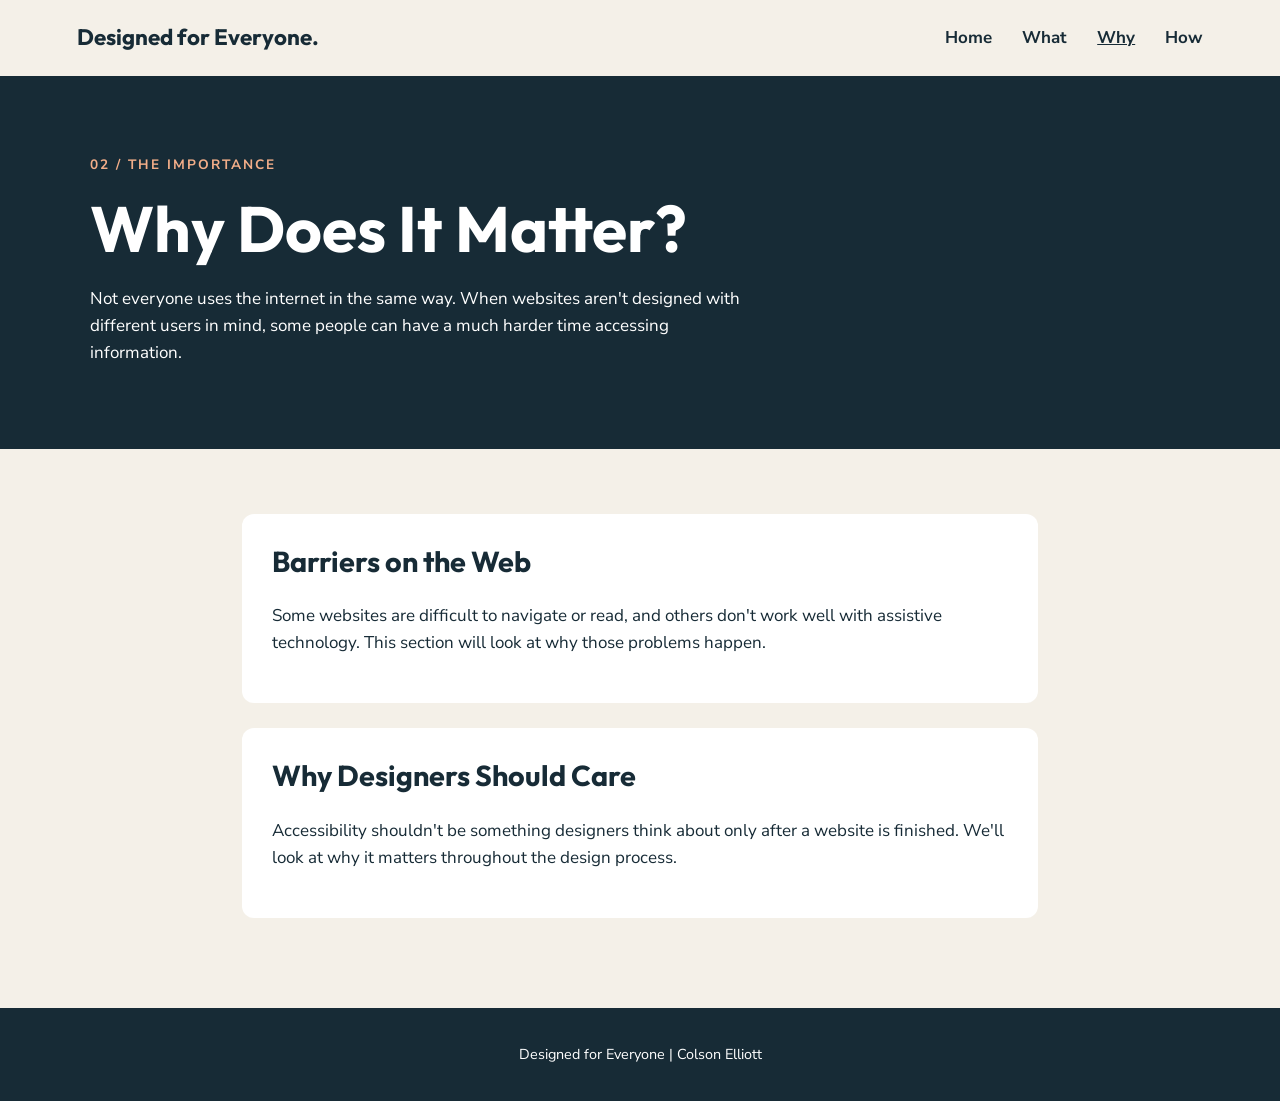
<file: why.html>
<!DOCTYPE html>
<html lang="en">
<head>
  <meta charset="UTF-8">
  <meta name="viewport" content="width=device-width, initial-scale=1.0">
  <title>Why Universal Design Matters | Designed for Everyone</title>
  <link rel="stylesheet" href="css/final-project.css">
</head>

<body>

  <a class="skip-link" href="#main">Skip to main content</a>

  <header class="site-header">
    <div class="header-content">
      <a class="site-name" href="final-project.html">Designed for Everyone.</a>

      <nav aria-label="Main navigation">
        <ul>
          <li><a href="final-project.html">Home</a></li>
          <li><a href="what.html">What</a></li>
          <li><a href="why.html" aria-current="page">Why</a></li>
          <li><a href="how.html">How</a></li>
        </ul>
      </nav>
    </div>
  </header>

  <main id="main">

    <section class="page-intro">
      <div class="page-intro-content">
        <p class="eyebrow">02 / The Importance</p>
        <h1>Why Does It Matter?</h1>
        <p>
          Not everyone uses the internet in the same way.
          When websites aren't designed with different users
          in mind, some people can have a much harder time
          accessing information.
        </p>
      </div>
    </section>

    <div class="page-content">

      <section class="content-section">
        <h2>Barriers on the Web</h2>
        <p>
          Some websites are difficult to navigate or read,
          and others don't work well with assistive technology.
          This section will look at why those problems happen.
        </p>
      </section>

      <section class="content-section">
        <h2>Why Designers Should Care</h2>
        <p>
          Accessibility shouldn't be something designers
          think about only after a website is finished.
          We'll look at why it matters throughout the
          design process.
        </p>
      </section>

    </div>

  </main>

  <footer class="site-footer">
    <p>Designed for Everyone | Colson Elliott</p>

</body>
</html>
</file>
<file: portal.css>
@import url('https://fonts.googleapis.com/css2?family=Cinzel:wght@400..900&display=swap');
@import url('https://fonts.googleapis.com/css2?family=Arimo:wght@400..700&display=swap');

* {
    box-sizing: border-box;
}

body {
    background: #E8E1D5;
    color: #263A52;
    font-family: "Arimo", sans-serif;
    font-size: 16px;
    line-height: 1.7;
    margin: 0;
}

h1,
h2 {
    font-family: "Cinzel", serif;
}

h1 {
    font-size: 2.5em;
}

h2 {
    font-size: 1.5em;
}

header,
nav,
main,
aside,
footer {
    padding: 20px;
}

header,
footer {
    background: #263A52;
    color: #E8E1D5;
    text-align: center;
}

header h1 {
    color: #E8E1D5;
}

footer a {
    color: #E8E1D5;
}

nav {
    background: #D3DCE5;
}

main,
aside {
    background: #E8E1D5;
}

img {
    max-width: 100%;
    height: auto;
}


.container {
    width: 100%;
    display: grid;
    grid-template-columns: 2fr 1fr;
    grid-template-areas:
        "header header"
        "nav nav"
        "main aside"
        "footer footer";
}

header {
    grid-area: header;
}

nav {
    grid-area: nav;
}

main {
    grid-area: main;
}

aside {
    grid-area: aside;
}

footer {
    grid-area: footer;
}


nav ul {
    display: flex;
    flex-direction: row;
    justify-content: space-around;
    padding: 0;
    margin: 0;
}

nav ul li {
    list-style: none;
}

nav ul li a {
    display: block;
    color: #263A52;
    padding: 10px;
}

nav ul li a:hover,
nav ul li a:focus {
    background: #263A52;
    color: #E8E1D5;
}


.skip-link {
    position: absolute;
    left: -9999px;
}

.skip-link:focus {
    left: 10px;
    top: 10px;
    background: #E8E1D5;
    color: #263A52;
    padding: 10px;
}


.sr-only {
    border: 0;
    clip: rect(0, 0, 0, 0);
    height: 1px;
    margin: -1px;
    overflow: hidden;
    padding: 0;
    position: absolute;
    white-space: nowrap;
    width: 1px;
}


@media screen and (min-width: 641px) and (max-width: 900px) {

    .container {
        grid-template-columns: 1fr;
        grid-template-areas:
            "header"
            "nav"
            "main"
            "aside"
            "footer";
    }

}


@media screen and (max-width: 640px) {

    .container {
        grid-template-columns: 1fr;
        grid-template-areas:
            "header"
            "nav"
            "main"
            "aside"
            "footer";
    }

    nav ul {
        flex-direction: column;
        text-align: center;
    }

    nav ul li a {
        padding: 15px;
        border: 1px solid #263A52;
        margin: 5px 0;
    }

    h1 {
        font-size: 2em;
    }

}


@media screen and (min-width: 901px) {

    body {
        font-size: 19px;
    }

    h1 {
        font-size: 2.5em;
    }

    h2 {
        font-size: 1.6em;
    }

    nav ul li a {
        font-size: 1.1em;
    }

}
</file>
<file: assignment4b.css>
@import url('https://fonts.googleapis.com/css2?family=Cinzel:wght@400..900&display=swap');

@import url('https://fonts.googleapis.com/css2?family=Arimo:ital,wght@0,400..700;1,400..700&display=swap');

@import url('https://fonts.googleapis.com/css2?family=Space+Mono:ital,wght@0,400;0,700;1,400;1,700&display=swap');


body {
    background: #e8e1d5;
    color: #222222;

    font-family: "Arimo", sans-serif;
    font-size: 18px;
    line-height: 1.8em;
}


/* serif on titles */

h1,
h2,
h3 {
    font-family: "Cinzel", serif;
    color: #263a52;
}

h2 {
    font-size: 2em;
}

h3 {
    font-size: 1.4em;
}

nav h2 {
    color: #e8e1d5;
}


header h1 {
    font-size: 5em;
    font-weight: normal;
    color: #e8e1d5;
}


p {
    line-height: 1.85em;
    margin-bottom: 25px;
}


/* centered wrapper */

.wrapper {
    max-width: 1000px;
    margin: 0 auto;
}


/* navigation */

nav {
    background: #263a52;
    padding: 10px;
}

nav ul {
    text-align: center;
}

nav ul li {
    list-style: none;
    display: inline;
    margin-right: 15px;
}

nav ul li a {
    text-decoration: none;
    color: #e8e1d5;
    font-size: 1.5em;
    font-family: "Space Mono", monospace;
}


/* header */

header {
    background: #263a52;
    text-align: center;
    padding: 20px;
}


/* images */

img {
    max-width: 100%;
}


/* screen reader only */

.sr-only {
    border: 0;
    clip: rect(0, 0, 0, 0);
    height: 1px;
    margin: -1px;
    overflow: hidden;
    padding: 0;
    position: absolute;
    white-space: nowrap;
    width: 1px;
}


/* links */

a {
    color: #263a52;
}


/* footer */

footer {
    text-align: center;
    padding: 20px;
}
</file>
<file: Assignment5.css>
@import url('https://fonts.googleapis.com/icon?family=Material+Icons');

body {
    background: #E8E1D5;
    color: #263A52;
    font-family: 'Arimo', sans-serif;
    font-size: 18px;
    line-height: 1.6;
    margin: 0;
}

header {
    background: #263A52;
    color: white;
    padding: 30px;
    text-align: center;
}

h1, h2, h3 {
    font-family: 'Cinzel', serif;
}

nav {
    background: #D5C9B8;
    padding: 15px;
}

nav ul {
    list-style-type: none;
    text-align: center;
    padding: 0;
}

nav li {
    display: inline-block;
    margin: 10px;
}

a {
    color: #263A52;
    font-family: 'Space Mono', monospace;
}

a:focus {
    outline: 3px solid #263A52;
}

main {
    max-width: 850px;
    margin: auto;
    padding: 20px;
}

section {
    margin-bottom: 50px;
}

article {
    margin-bottom: 25px;
}

.skip-link {
    background: black;
    color: white;
    font-weight: 700;
    padding: 4px;
    position: absolute;
    transform: translateY(-200%);
    transition: transform 0.3s;
}

.skip-link:focus {
    transform: translateY(0);
    outline: 3px solid yellow;
}

.sr-only {
    position: absolute;
    width: 1px;
    height: 1px;
    padding: 0;
    margin: -1px;
    overflow: hidden;
    clip: rect(0, 0, 0, 0);
    white-space: nowrap;
    border: 0;
}

.material-icons {
    font-size: 30px;
}

table {
    border-collapse: collapse;
    width: 100%;
}

caption {
    font-weight: bold;
    padding: 10px;
}

th, td {
    border: 2px solid #263A52;
    padding: 10px;
    text-align: left;
}

th {
    background: #D5C9B8;
}

fieldset {
    border: 2px solid #263A52;
    padding: 20px;
}

label {
    display: block;
    margin-top: 15px;
    margin-bottom: 10px;
}

input {
    padding: 8px;
    font-size: 16px;
}

input:focus {
    background: black;
    color: white;
    border: 4px solid yellow;
}

input:valid {
    border: 2px solid green;
}

input:invalid {
    border: 1px dotted red;
}

input[type="submit"] {
    display: block;
    margin-top: 25px;
}

mark {
    background: #F4E49B;
    color: #263A52;
}

blockquote {
    margin: 20px;
    padding: 10px;
    border-left: 3px solid #263A52;
}

details {
    margin-bottom: 20px;
}

summary {
    cursor: pointer;
}

pre {
    background: #D5C9B8;
    padding: 15px;
}

footer {
    background: #263A52;
    color: white;
    padding: 20px;
    text-align: center;
}

footer a {
    color: white;
}

address {
    margin: 15px;
}
</file>
<file: assignment6.css>
@import url('https://fonts.googleapis.com/css2?family=Cinzel:wght@400..900&display=swap');
@import url('https://fonts.googleapis.com/css2?family=Arimo:wght@400..700&display=swap');

* {
    box-sizing: border-box;
}

body {
    background: #20EED6;
    color: #18283B;
    font-family: "Arimo", sans-serif;
    font-size: 16px;
    line-height: 1.7;
    margin: 0;
}

h1,
h2,
h3 {
    font-family: "Cinzel", serif;
    color: #18283B;
}

h1 {
    font-size: 2.5em;
}

h2 {
    font-size: 1.5em;
}

p {
    margin-bottom: 20px;
}

header,
nav,
main,
aside,
footer {
    padding: 20px;
    border: 1px solid #18283B;
}

header,
footer {
    text-align: center;
    background: #834901;
    color: #FFFFFF;
}

header h1 {
    color: #FFFFFF;
}

nav {
    background: #9F97F2;
}

main {
    background: #20EED6;
}

aside {
    background: #9F97F2;
}

footer p {
    margin: 0;
}

/* Grid Layout */

.container {
    max-width: 1200px;
    margin: 0 auto;
    display: grid;
    grid-template-columns: 1fr 2fr 1fr;
    grid-template-areas:
        "header header header"
        "nav nav nav"
        "aside1 main aside2"
        "footer footer footer";
}

header {
    grid-area: header;
}

nav {
    grid-area: nav;
}

main {
    grid-area: main;
}

#equipment {
    grid-area: aside1;
}

#flies {
    grid-area: aside2;
}

footer {
    grid-area: footer;
}

/* Navigation Flexbox */

nav ul {
    display: flex;
    flex-direction: row;
    justify-content: space-around;
    padding: 0;
    margin: 0;
}

nav ul li {
    list-style: none;
}

nav ul li a {
    display: block;
    color: #18283B;
    padding: 10px;
    text-decoration: underline;
}

nav ul li a:hover {
    background: #18283B;
    color: #FFFFFF;
}

nav ul li a:focus {
    background: #18283B;
    color: #FFFFFF;
}

/* Screen Reader Only */

.sr-only {
    border: 0;
    clip: rect(0, 0, 0, 0);
    height: 1px;
    margin: -1px;
    overflow: hidden;
    padding: 0;
    position: absolute;
    white-space: nowrap;
    width: 1px;
}

/* Tablet Layout */

@media screen and (min-width: 641px) and (max-width: 900px) {

    .container {
        grid-template-columns: 1fr 1fr;
        grid-template-areas:
            "header header"
            "nav nav"
            "main main"
            "aside1 aside2"
            "footer footer";
    }

}

/* Mobile Layout */

@media screen and (max-width: 640px) {

    .container {
        grid-template-columns: 1fr;
        grid-template-areas:
            "header"
            "nav"
            "main"
            "aside1"
            "aside2"
            "footer";
    }

    nav ul {
        flex-direction: column;
        text-align: center;
    }

    nav ul li a {
        display: block;
        padding: 15px;
        margin: 5px 0;
        border: 1px solid #18283B;
    }

    h1 {
        font-size: 2em;
    }

}
</file>
<file: css/final-project.css>
@import url('https://fonts.googleapis.com/css2?family=Nunito+Sans:wght@400;700&family=Outfit:wght@400;700&display=swap');

* {
  box-sizing: border-box;
}

body {
  margin: 0;
  background: #F4F0E8;
  color: #172B36;
  font-family: 'Nunito Sans', sans-serif;
  font-size: 17px;
  line-height: 1.6;
}

h1, h2, h3 {
  font-family: 'Outfit', sans-serif;
  line-height: 1.2;
}

a {
  color: inherit;
}

a:focus {
  outline: 3px solid #B9532B;
  outline-offset: 4px;
}


.skip-link {
  position: absolute;
  top: -100px;
  left: 15px;
  background: white;
  padding: 12px;
  z-index: 10;
}

.skip-link:focus {
  top: 15px;
}


.site-header {
  padding: 20px 6%;
}

.header-content {
  max-width: 1200px;
  margin: auto;
  display: flex;
  flex-direction: column;
  gap: 15px;
}

.site-name {
  font-family: 'Outfit', sans-serif;
  font-size: 1.4rem;
  font-weight: bold;
  text-decoration: none;
}

nav ul {
  display: flex;
  flex-wrap: wrap;
  gap: 20px;
  list-style: none;
  padding: 0;
  margin: 0;
}

nav a {
  text-decoration: none;
  font-weight: bold;
}

nav a:hover,
nav a[aria-current="page"] {
  text-decoration: underline;
}


.hero {
  background: #172B36;
  color: white;
  padding: 80px 7%;
}

.hero-content {
  max-width: 1100px;
  margin: auto;
}

.eyebrow {
  color: #F3AE89;
  font-size: 0.85rem;
  font-weight: bold;
  text-transform: uppercase;
  letter-spacing: 2px;
}

.hero h1 {
  font-size: 2.8rem;
  max-width: 750px;
  margin: 20px 0;
}

.hero-description {
  max-width: 580px;
  font-size: 1.15rem;
  margin-bottom: 35px;
}

.hero-button {
  display: inline-block;
  background: #E58C65;
  color: #172B36;
  padding: 14px 25px;
  border-radius: 8px;
  text-decoration: none;
  font-weight: bold;
}

.hero-button:hover {
  background: #F3AE89;
}


.explore {
  max-width: 1200px;
  margin: auto;
  padding: 70px 6%;
}

.section-heading {
  max-width: 650px;
  margin-bottom: 35px;
}

.section-heading h2 {
  font-size: 2.3rem;
  margin-bottom: 10px;
}

.card-grid {
  display: grid;
  grid-template-columns: 1fr;
  gap: 20px;
}

.topic-card {
  display: flex;
  flex-direction: column;
  background: white;
  border: 1px solid #D8D2C9;
  border-radius: 12px;
  padding: 30px;
  min-height: 260px;
  text-decoration: none;
}

.topic-card:hover {
  background: #FAF8F4;
}

.card-number {
  color: #A94F2B;
  font-weight: bold;
}

.topic-card h3 {
  font-size: 2rem;
  margin: 15px 0 5px;
}

.topic-card p {
  margin-top: 5px;
}

.card-arrow {
  font-size: 1.6rem;
  margin-top: auto;
  align-self: flex-end;
}


.page-intro {
  background: #172B36;
  color: white;
  padding: 65px 7%;
}

.page-intro-content {
  max-width: 1100px;
  margin: auto;
}

.page-intro h1 {
  font-size: 2.5rem;
  margin: 15px 0;
}

.page-intro p {
  max-width: 650px;
}

.page-content {
  max-width: 950px;
  margin: auto;
  padding: 65px 6%;
}

.content-section {
  background: white;
  border-radius: 12px;
  padding: 30px;
  margin-bottom: 25px;
}

.content-section h2 {
  margin-top: 0;
  font-size: 1.8rem;
}


.site-footer {
  background: #172B36;
  color: white;
  text-align: center;
  padding: 30px 6%;
  font-size: 0.9rem;
}

.site-footer p {
  margin: 5px;
}


@media screen and (min-width: 700px) {

  .header-content {
    flex-direction: row;
    justify-content: space-between;
    align-items: center;
  }

  nav ul {
    gap: 30px;
  }

  .card-grid {
    grid-template-columns: repeat(3, 1fr);
  }

  .hero h1 {
    font-size: 5rem;
  }

  .page-intro h1 {
    font-size: 4rem;
  }

}
</file>
<file: css/form.css>
input:focus {
  background: black;
  color: white;
  border: 4px solid yellow;

}
input:valid {
  border: 2px solid green;
}

input:invalid {
  border: 1px dotted red;
}

label
 {
  display: block;
  margin-bottom: 10px;
}

/*will target any field that is not submit and is valid*/
input:not([type="submit"]):valid {
    border-color: #3d9ca8;
    box-shadow: 0 0 3px #3d9ca8;
}

/* Hide and show list of inputRequirements when interacting with input */
input:not([type="submit"]) + .inputRequirements {
  overflow: hidden;
  max-height: 0;
  transition: max-height 1s ease-out;
}

input:not([type="submit"]):hover + .inputRequirements,
input:not([type="submit"]):focus + .inputRequirements,
input:not([type="submit"]):active + .inputRequirements {
  max-height: 1000px; /* any large number (bigger then the .inputRequirements list) */
  transition: max-height 1s ease-in;
}
</file>
